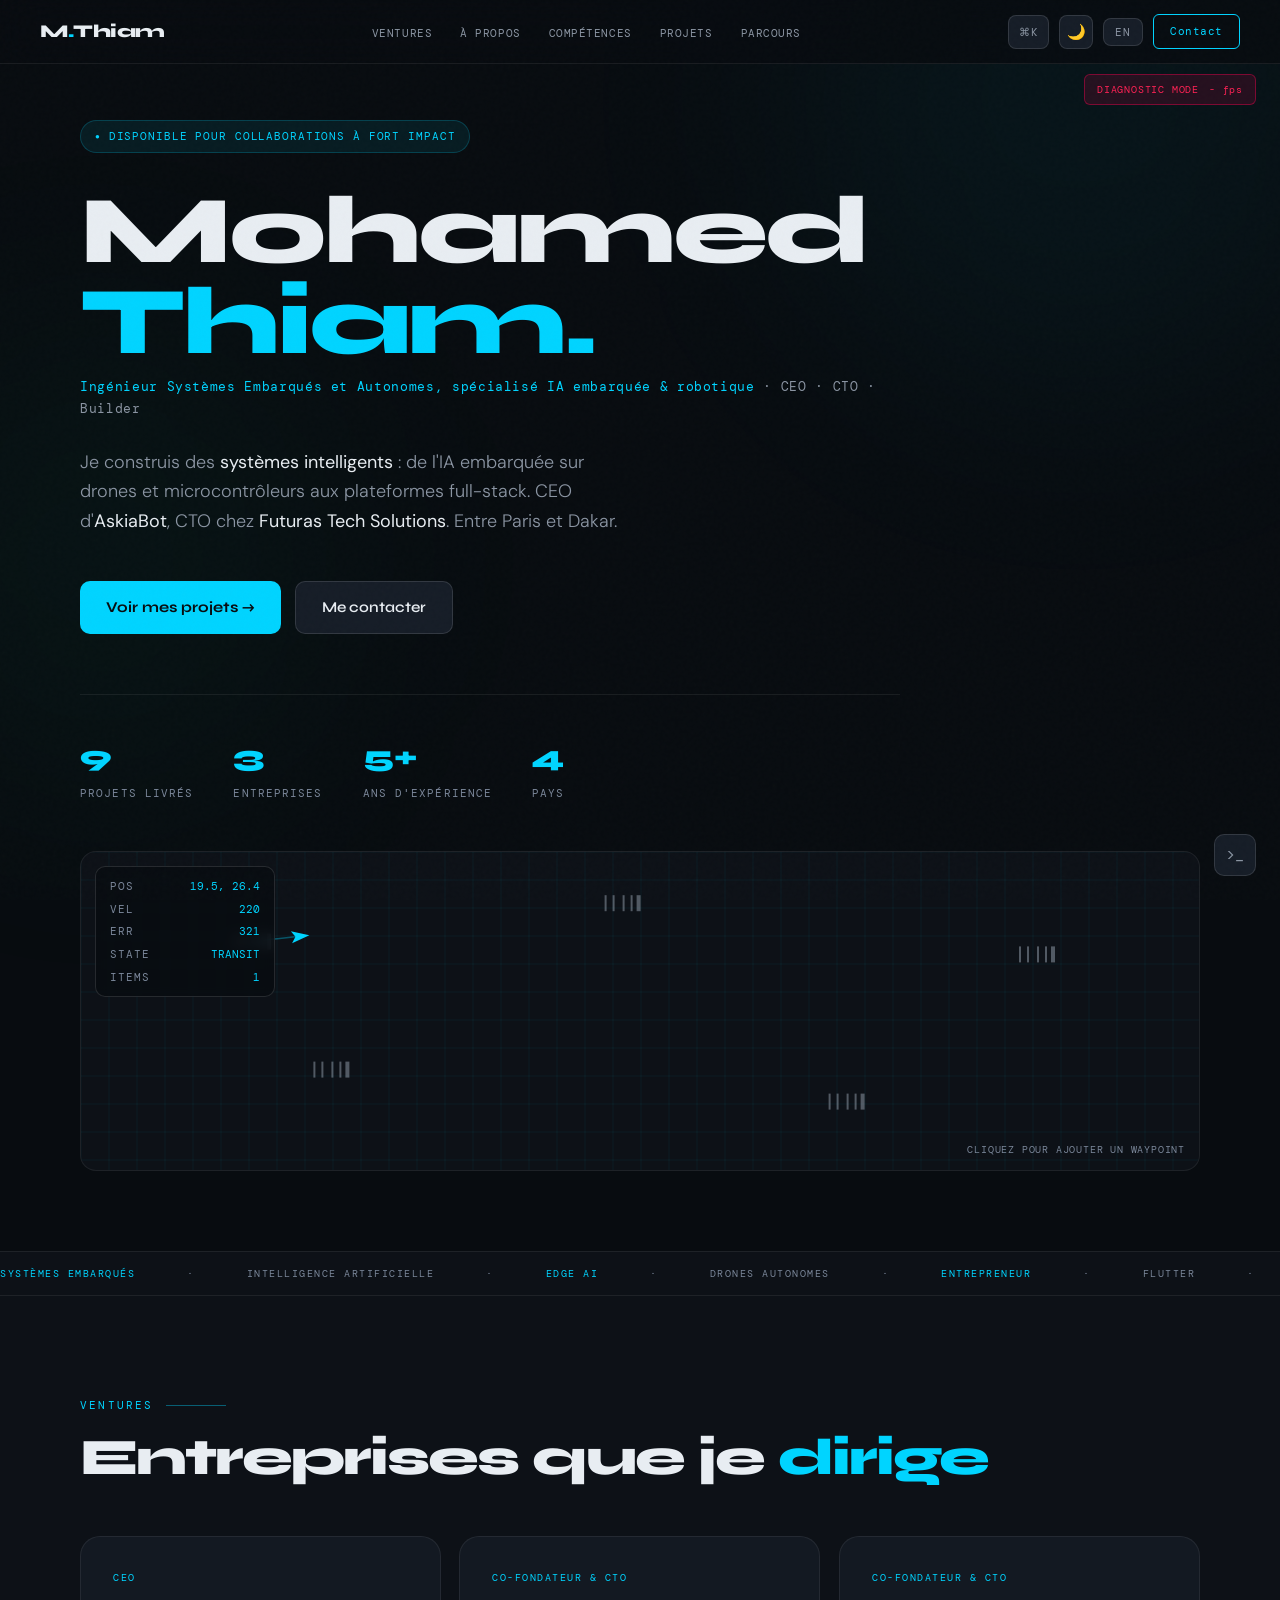
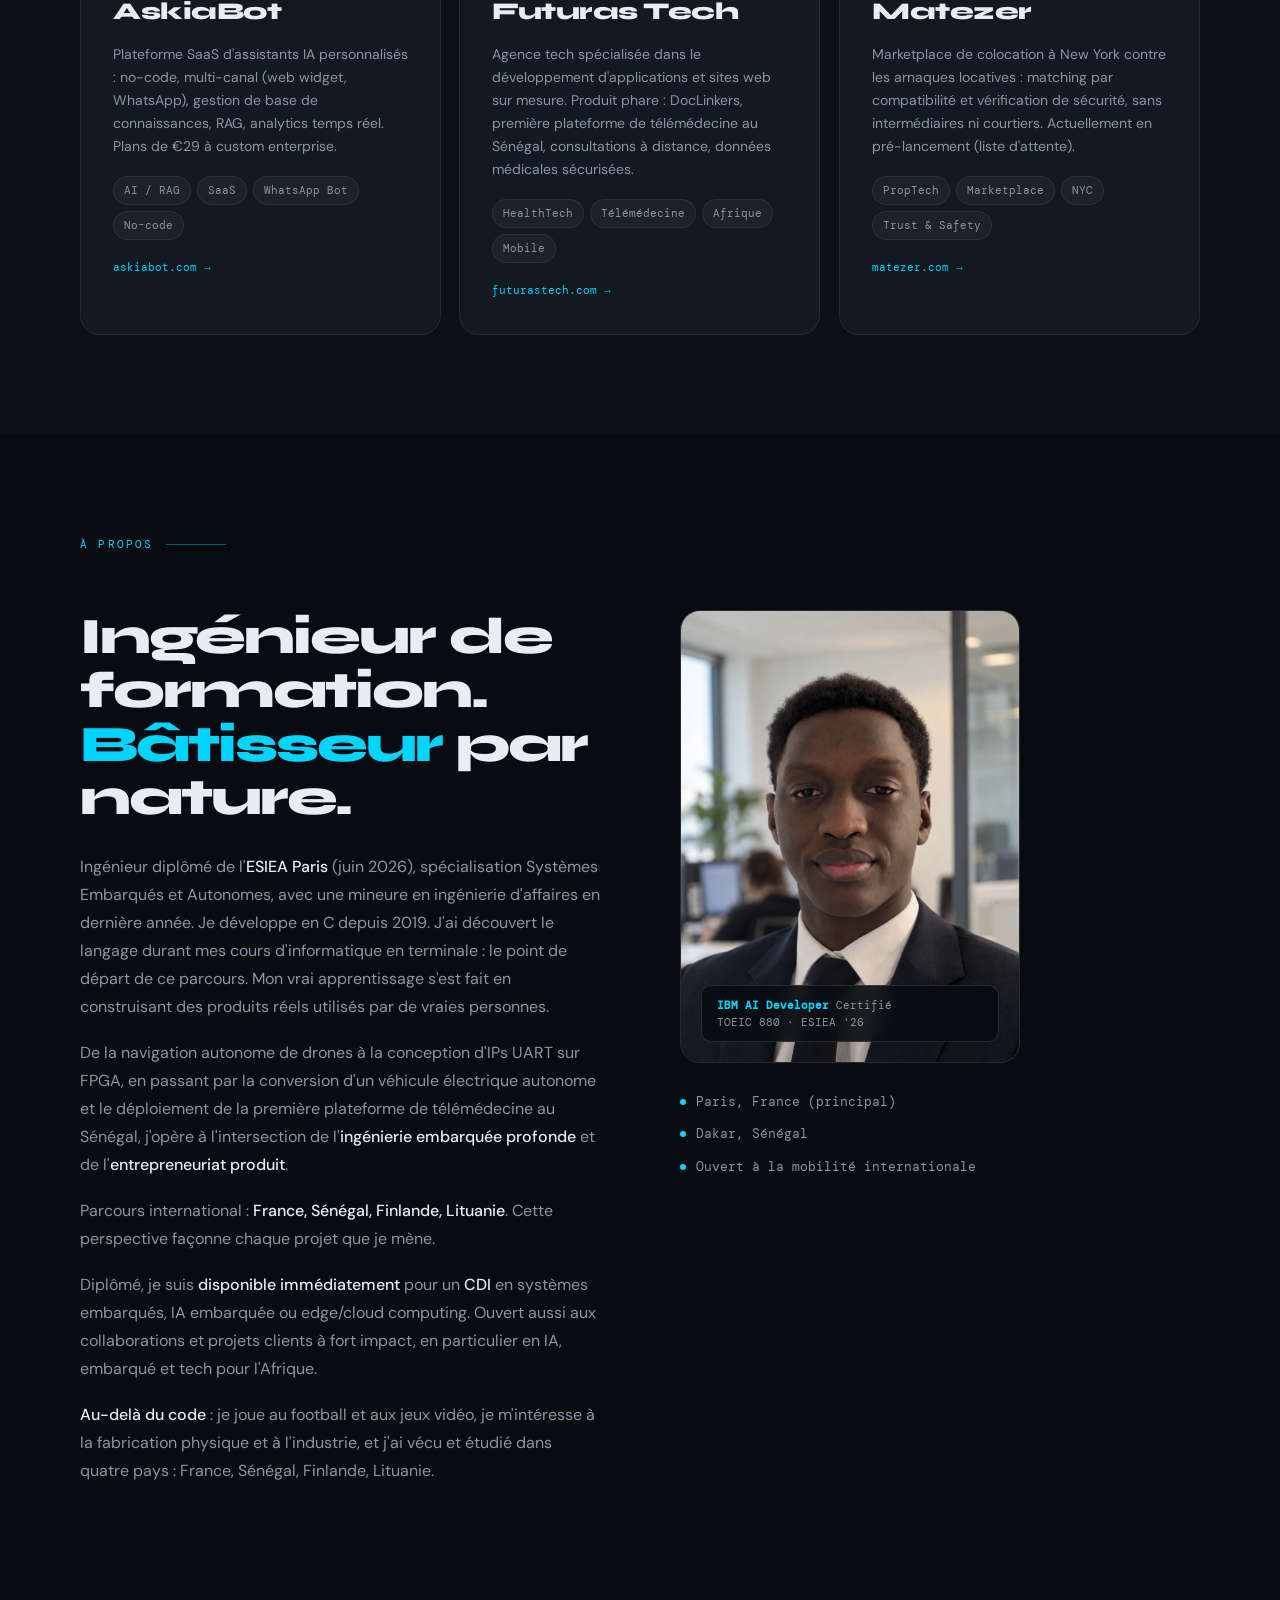
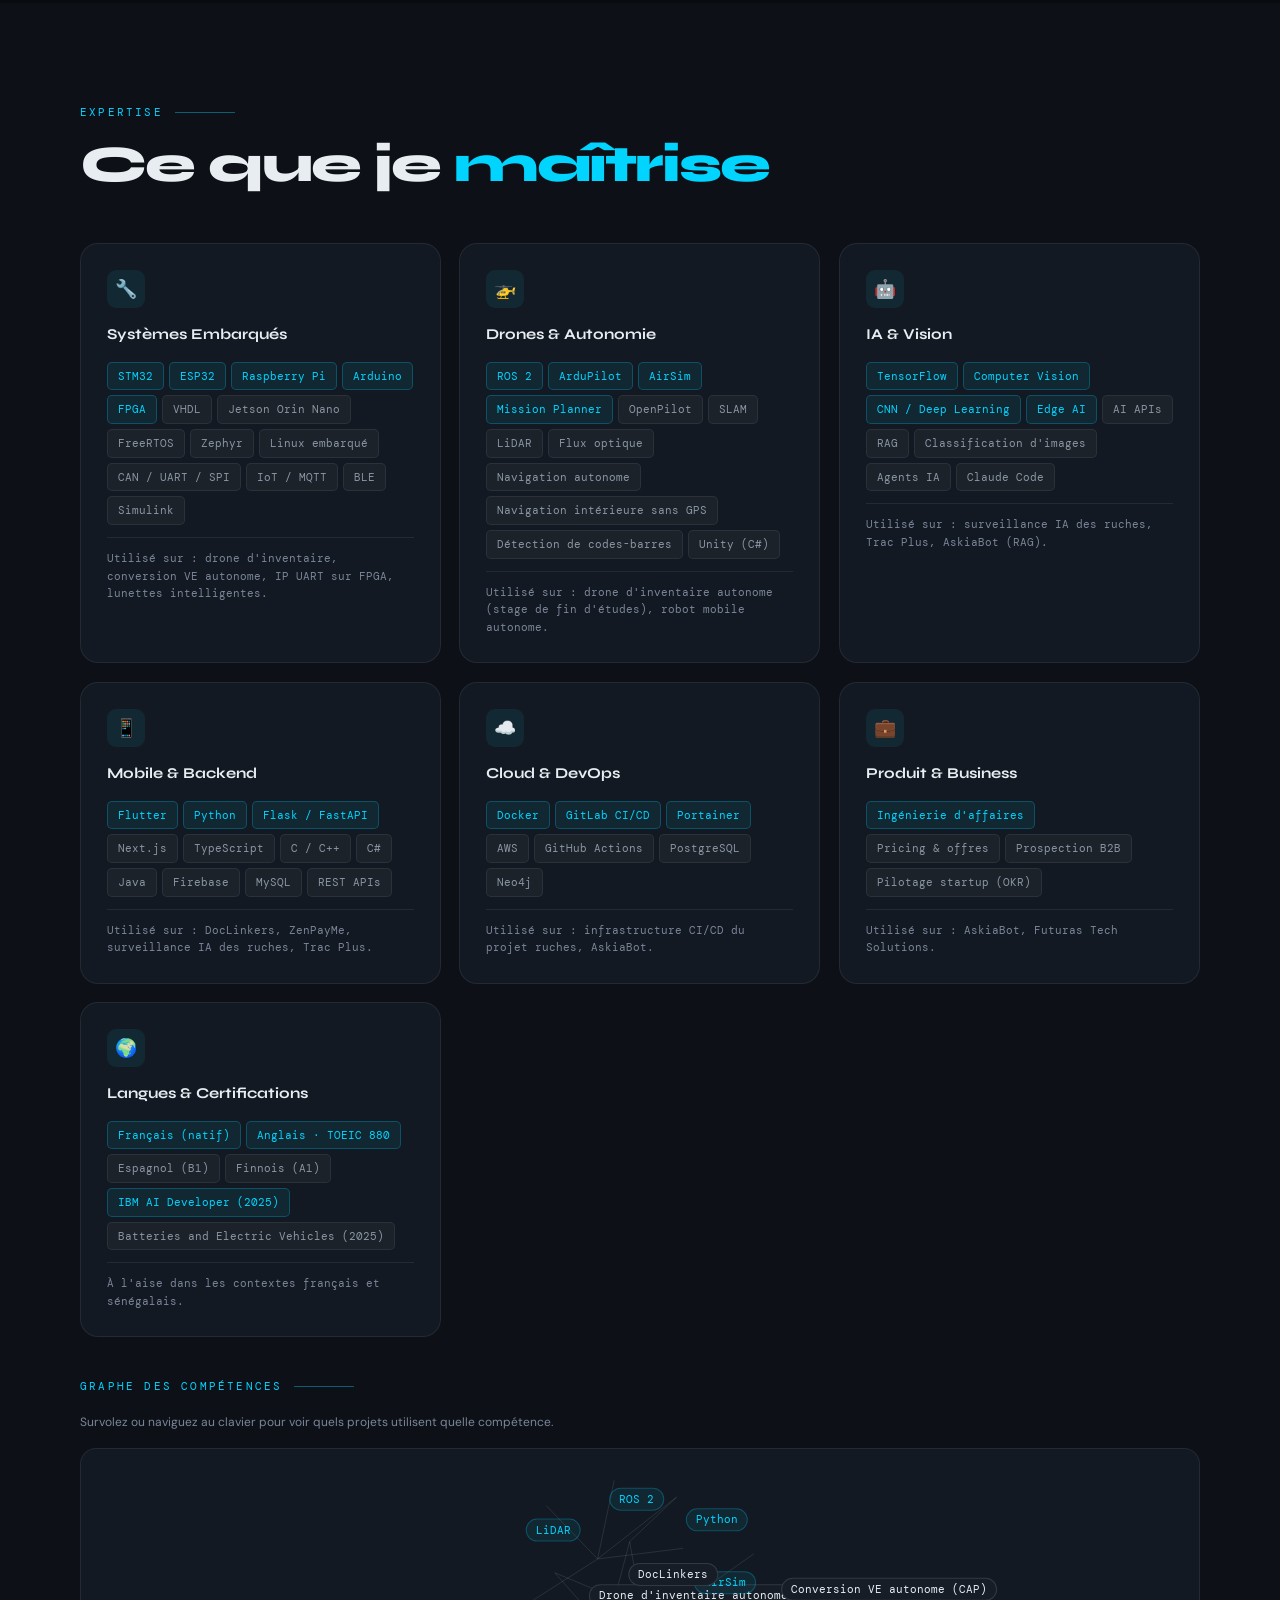
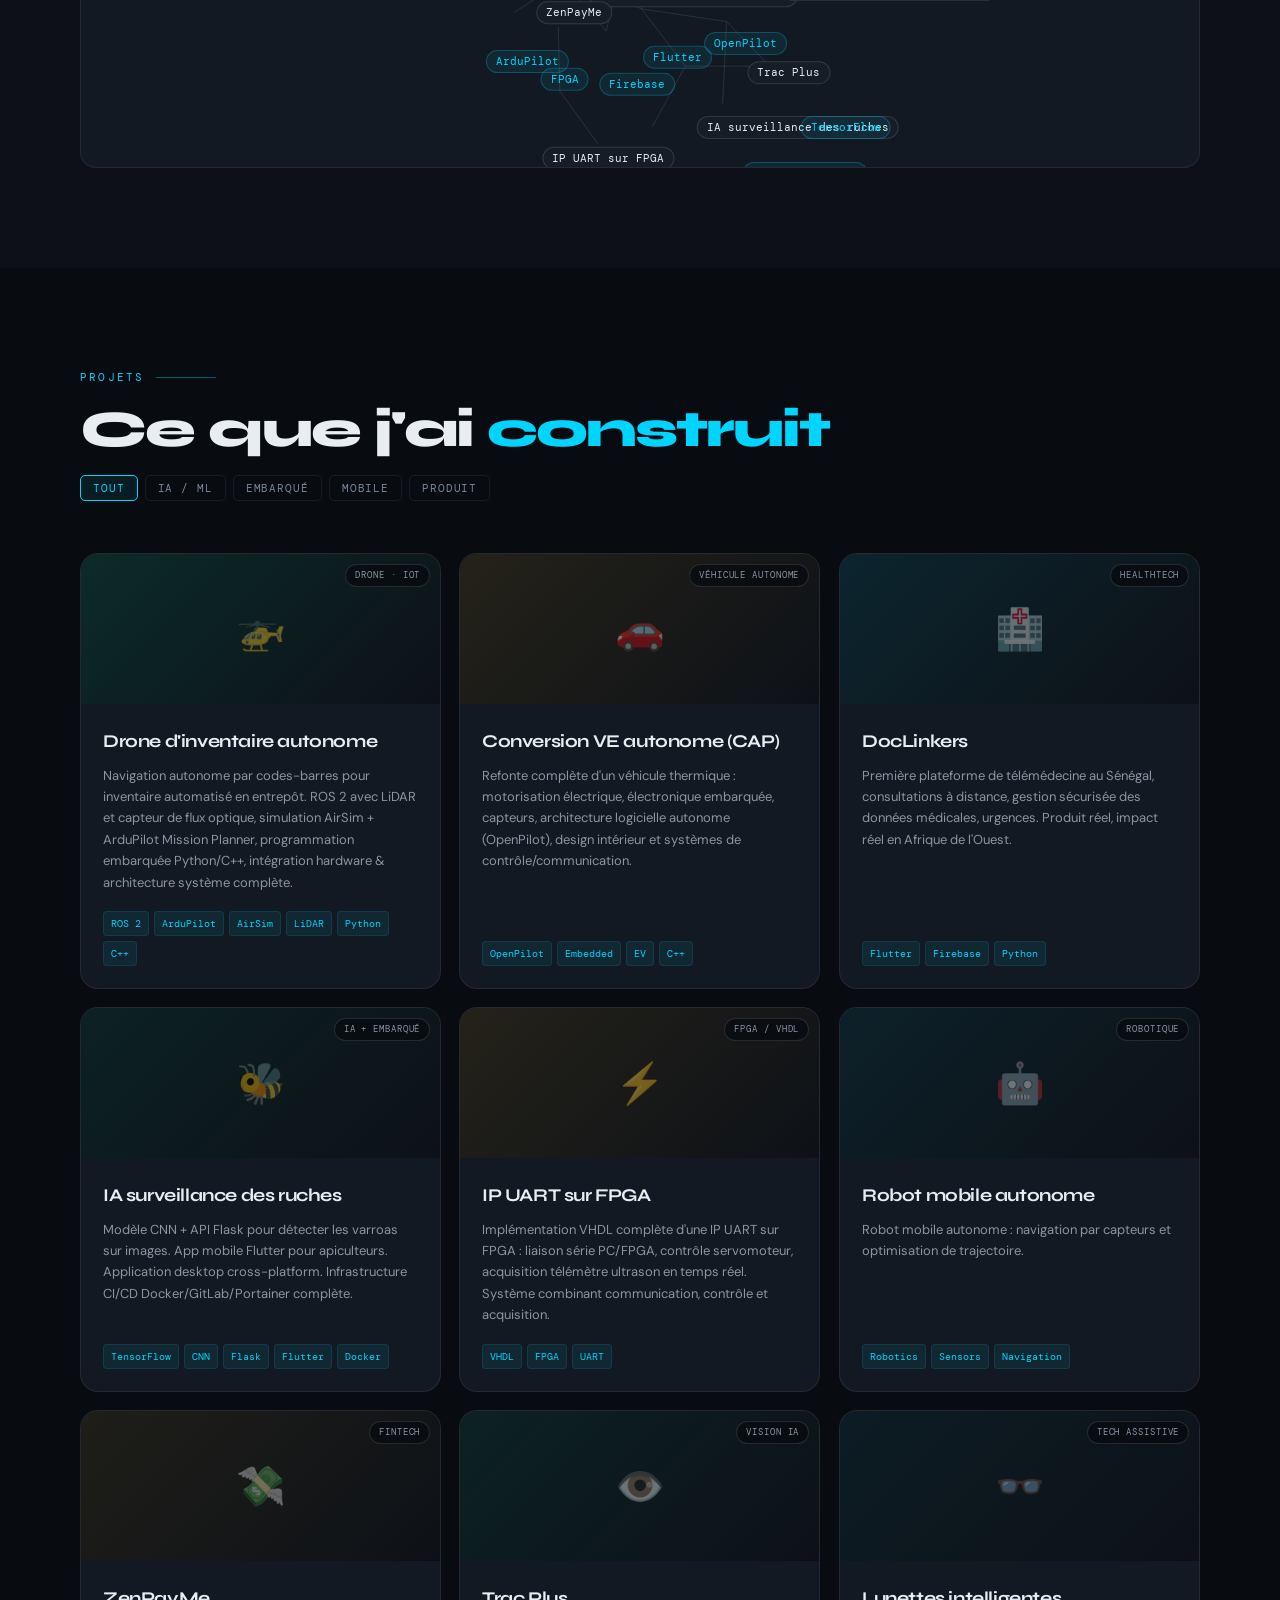
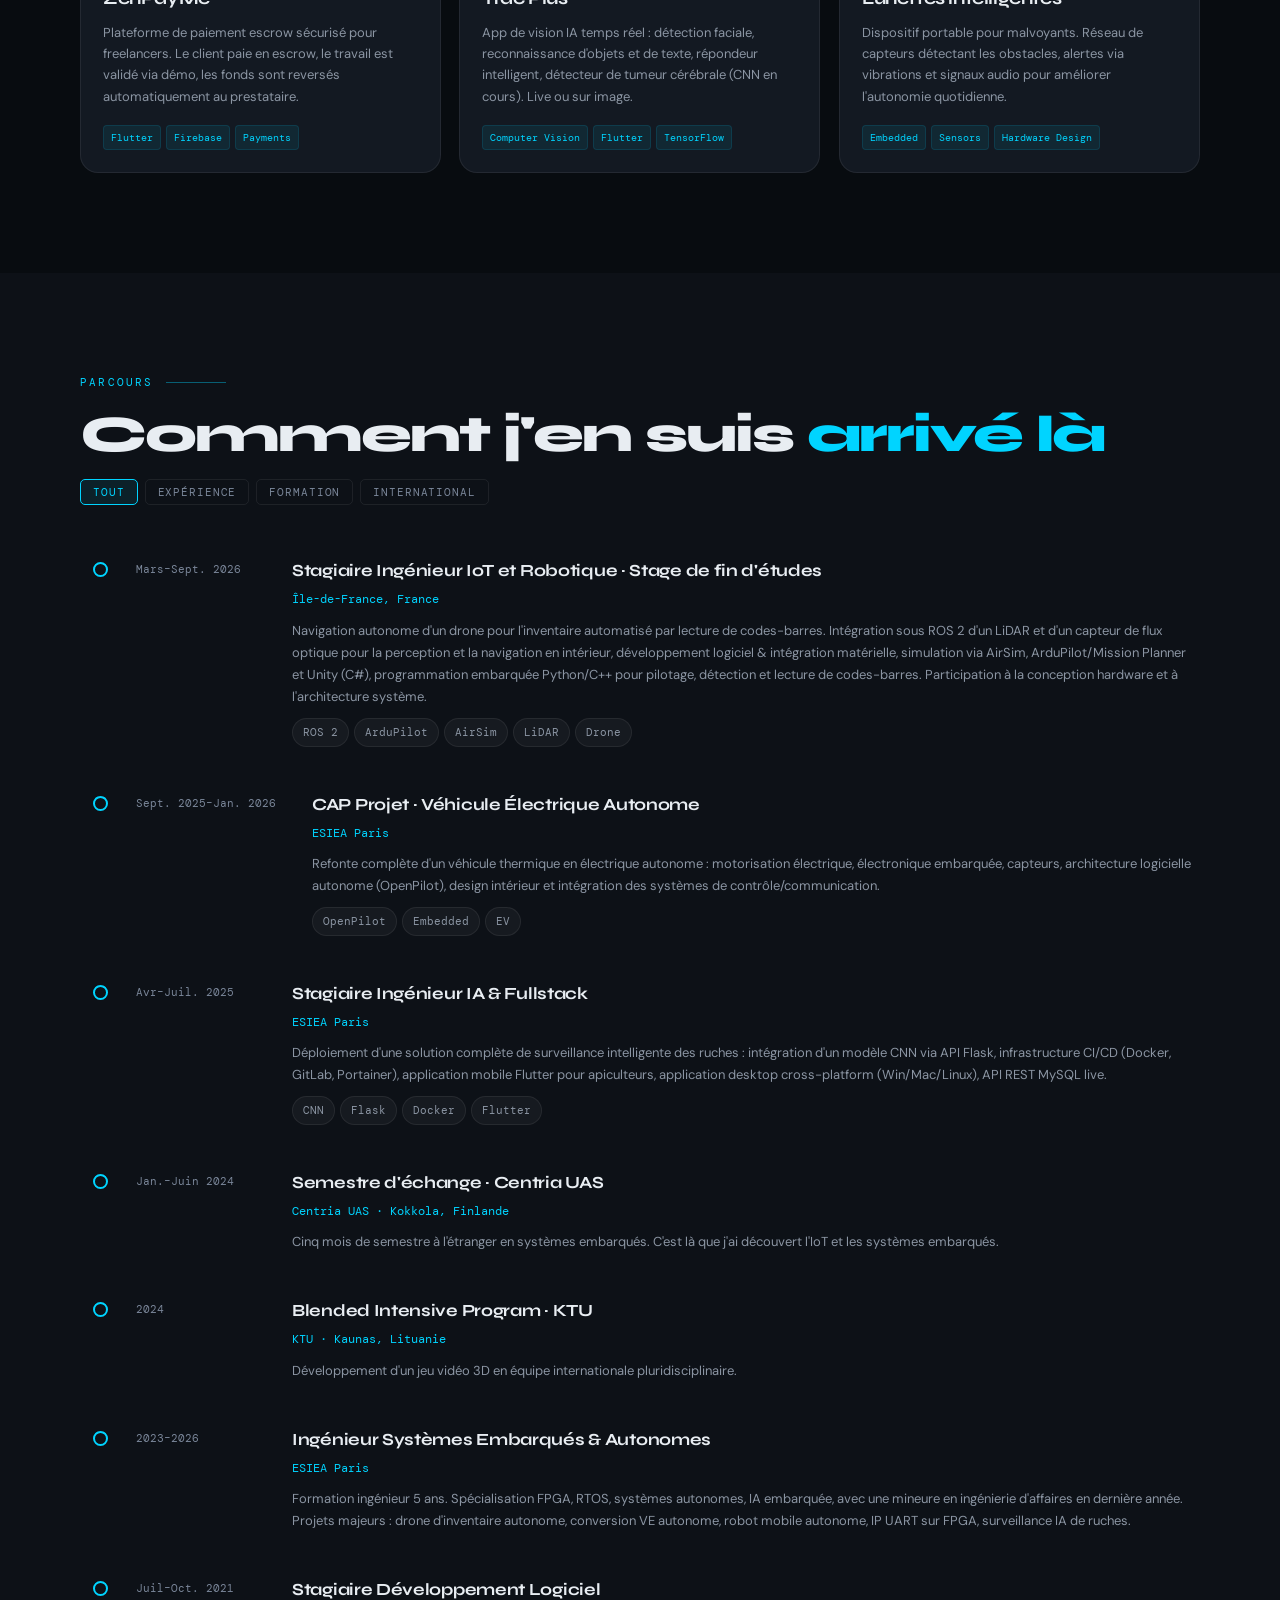
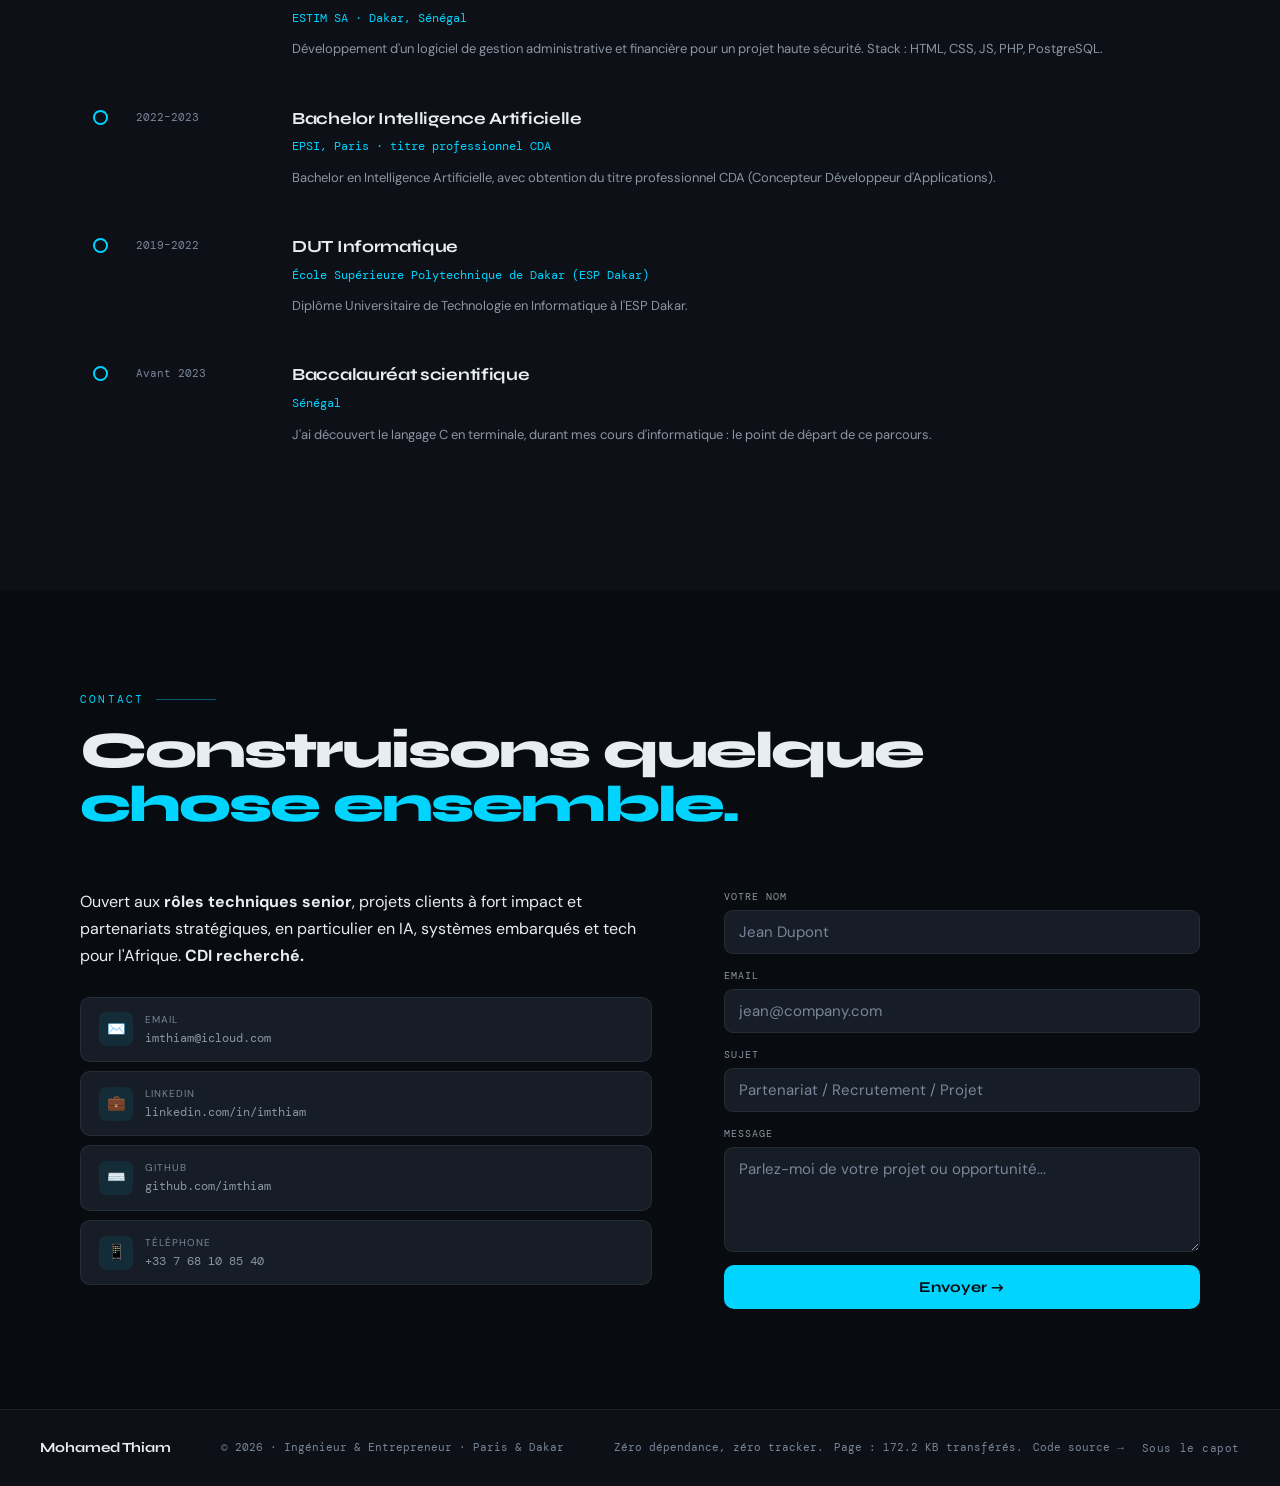
<file: index.html>
<!DOCTYPE html>
<html lang="fr" data-theme="dark">
<head>
  <meta charset="UTF-8" />
  <meta name="viewport" content="width=device-width, initial-scale=1.0" />
  <title>Mohamed Thiam · Ingénieur Systèmes Embarqués et Autonomes</title>
  <meta name="description" content="Mohamed Thiam · Ingénieur Systèmes Embarqués et Autonomes, spécialisé IA embarquée. CEO d'AskiaBot, CTO chez Futuras Tech Solutions. Entre Paris et Dakar." />
  <link rel="canonical" href="https://imthiam.github.io/imthiam-net/" />

  <meta property="og:type" content="website" />
  <meta property="og:title" content="Mohamed Thiam · Ingénieur Systèmes Embarqués et Autonomes" />
  <meta property="og:description" content="Ingénieur Systèmes Embarqués et Autonomes, spécialisé IA embarquée. CEO d'AskiaBot, CTO chez Futuras Tech Solutions. Entre Paris et Dakar." />
  <meta property="og:url" content="https://imthiam.github.io/imthiam-net/" />
  <meta property="og:image" content="https://imthiam.github.io/imthiam-net/mypic.jpg" />
  <meta property="og:locale" content="fr_FR" />
  <meta name="twitter:card" content="summary" />
  <meta name="twitter:title" content="Mohamed Thiam · Ingénieur Systèmes Embarqués et Autonomes" />
  <meta name="twitter:description" content="Ingénieur Systèmes Embarqués et Autonomes, spécialisé IA embarquée. CEO d'AskiaBot, CTO chez Futuras Tech Solutions." />
  <meta name="twitter:image" content="https://imthiam.github.io/imthiam-net/mypic.jpg" />

  <link rel="icon" type="image/svg+xml" href="favicon.svg" />
  <link rel="preconnect" href="https://fonts.googleapis.com" />
  <link rel="preconnect" href="https://fonts.gstatic.com" crossorigin />
  <link
    rel="preload"
    as="style"
    href="https://fonts.googleapis.com/css2?family=Syne:wght@400;500;600;700;800&family=DM+Mono:ital,wght@0,300;0,400;0,500;1,300&family=DM+Sans:ital,opsz,wght@0,9..40,300;0,9..40,400;0,9..40,500;1,9..40,300&display=swap"
  />
  <link
    href="https://fonts.googleapis.com/css2?family=Syne:wght@400;500;600;700;800&family=DM+Mono:ital,wght@0,300;0,400;0,500;1,300&family=DM+Sans:ital,opsz,wght@0,9..40,300;0,9..40,400;0,9..40,500;1,9..40,300&display=swap"
    rel="stylesheet"
    media="print"
    onload="this.media='all'"
  />
  <noscript>
    <link href="https://fonts.googleapis.com/css2?family=Syne:wght@400;500;600;700;800&family=DM+Mono:ital,wght@0,300;0,400;0,500;1,300&family=DM+Sans:ital,opsz,wght@0,9..40,300;0,9..40,400;0,9..40,500;1,9..40,300&display=swap" rel="stylesheet" />
  </noscript>
  <link rel="stylesheet" href="css/base.css" />
  <script type="module" src="js/main.js"></script>
  <script type="application/ld+json">
  {
    "@context": "https://schema.org",
    "@type": "Person",
    "name": "Mohamed Thiam",
    "jobTitle": "Ingénieur Systèmes Embarqués et Autonomes, spécialisé IA embarquée",
    "url": "https://imthiam.github.io/imthiam-net/",
    "image": "https://imthiam.github.io/imthiam-net/mypic.jpg",
    "alumniOf": {
      "@type": "CollegeOrUniversity",
      "name": "ESIEA Paris"
    },
    "worksFor": [
      { "@type": "Organization", "name": "Futuras Tech Solutions", "url": "https://www.futurastech.com/" },
      { "@type": "Organization", "name": "AskiaBot", "url": "https://www.askiabot.com/en" },
      { "@type": "Organization", "name": "Matezer", "url": "https://www.matezer.com/" }
    ],
    "sameAs": [
      "https://github.com/imthiam",
      "https://linkedin.com/in/imthiam"
    ]
  }
  </script>
</head>
<body>
  <div class="scroll-progress" id="scrollProgress" aria-hidden="true"></div>

  <div class="crosshair-line crosshair-h" id="crosshairH" aria-hidden="true"></div>
  <div class="crosshair-line crosshair-v" id="crosshairV" aria-hidden="true"></div>
  <div class="crosshair-label" id="crosshairLabel" aria-hidden="true"></div>

  <div class="diagnostic-badge" id="diagnosticBadge" hidden aria-hidden="true">
    <span>DIAGNOSTIC MODE</span>
    <span id="diagnosticFps">- fps</span>
  </div>

  <div class="blob blob-1"></div>
  <div class="blob blob-2"></div>

  <div class="boot-screen" id="bootScreen" hidden aria-hidden="true">
    <pre class="boot-log" id="bootLog"></pre>
    <div class="boot-hint" data-fr="Appuyez sur une touche ou cliquez pour continuer" data-en="Press any key or click to continue">Appuyez sur une touche ou cliquez pour continuer</div>
  </div>

  <noscript>
    <div class="container section-pad" style="max-width:720px">
      <h1 style="font-size:clamp(36px,7vw,64px)">Mohamed Thiam</h1>
      <p class="hero-tagline">Ingénieur Systèmes Embarqués et Autonomes, spécialisé IA embarquée · CEO · CTO · Builder</p>
      <p class="hero-desc">Je construis des systèmes intelligents : de l'IA embarquée sur drones et microcontrôleurs aux plateformes full-stack. CEO d'AskiaBot, CTO chez Futuras Tech Solutions. Entre Paris et Dakar.</p>
      <p style="color:var(--text2)">
        <a href="mailto:imthiam@icloud.com" style="color:var(--accent)">imthiam@icloud.com</a> ·
        <a href="https://linkedin.com/in/imthiam" style="color:var(--accent)">LinkedIn</a> ·
        <a href="https://github.com/imthiam" style="color:var(--accent)">GitHub</a> ·
        +33 7 68 10 85 40
      </p>
      <p style="margin-top:24px;font-size:13px;color:var(--text3)">Activez JavaScript pour l'expérience complète (thème, langue, projets, parcours détaillé).</p>
    </div>
  </noscript>

  <!-- MOBILE MENU -->
  <div class="mobile-menu" id="mobileMenu">
    <button class="close-btn" id="mmCloseBtn">✕</button>
    <a href="#companies" data-fr="Ventures" data-en="Ventures">Ventures</a>
    <a href="#about" data-fr="À propos" data-en="About">À propos</a>
    <a href="#skills" data-fr="Compétences" data-en="Skills">Compétences</a>
    <a href="#projects" data-fr="Projets" data-en="Projects">Projets</a>
    <a href="#experience" data-fr="Parcours" data-en="Journey">Parcours</a>
    <a href="#contact" data-fr="Contact" data-en="Contact">Contact</a>
    <div class="mobile-controls">
      <button class="icon-btn" id="mThemeBtn">🌙</button>
      <button class="lang-btn" id="mLangBtn">EN</button>
    </div>
  </div>

  <!-- NAV -->
  <nav>
    <div class="nav-logo">M<span>.</span>Thiam</div>
    <ul class="nav-links">
      <li><a href="#companies" data-fr="Ventures" data-en="Ventures">Ventures</a></li>
      <li><a href="#about" data-fr="À propos" data-en="About">À propos</a></li>
      <li><a href="#skills" data-fr="Compétences" data-en="Skills">Compétences</a></li>
      <li><a href="#projects" data-fr="Projets" data-en="Projects">Projets</a></li>
      <li><a href="#experience" data-fr="Parcours" data-en="Journey">Parcours</a></li>
    </ul>
    <div class="nav-right">
      <button class="icon-btn" id="cmdkBtn" title="Cmd/Ctrl+K">⌘K</button>
      <button class="icon-btn" id="themeBtn" title="Theme">🌙</button>
      <button class="lang-btn" id="langBtn">EN</button>
      <a href="#contact" class="nav-cta" data-fr="Contact" data-en="Contact">Contact</a>
    </div>
    <button class="hamburger" id="hamburgerBtn" aria-label="Menu"><span></span><span></span><span></span></button>
  </nav>

  <main>
  <!-- HERO -->
  <section id="hero">
    <div style="max-width:820px">
      <div class="hero-badge" id="heroBadge"></div>
      <h1 id="heroTitle"></h1>
      <p class="hero-tagline" id="heroTagline"></p>
      <p class="hero-desc" id="heroDesc"></p>
      <div class="hero-actions">
        <a href="#projects" class="btn-primary" data-fr="Voir mes projets →" data-en="View my work →">Voir mes projets →</a>
        <a href="#contact" class="btn-secondary" data-fr="Me contacter" data-en="Get in touch">Me contacter</a>
      </div>
      <div class="hero-stats" id="heroStats"></div>
    </div>
    <div class="drone-sim-wrap reveal" id="droneSimWrap">
      <canvas id="droneCanvas" class="drone-canvas" role="img" aria-label="Simulation animée d'un drone d'inventaire suivant des waypoints et scannant des marqueurs, pilotée par un contrôleur PID"></canvas>
      <div class="drone-telemetry" id="droneTelemetry" aria-hidden="true">
        <div class="dt-row"><span class="dt-label">POS</span><span id="dtPos">0.0, 0.0</span></div>
        <div class="dt-row"><span class="dt-label">VEL</span><span id="dtVel">0</span></div>
        <div class="dt-row"><span class="dt-label">ERR</span><span id="dtErr">0</span></div>
        <div class="dt-row"><span class="dt-label">STATE</span><span id="dtState">TRANSIT</span></div>
        <div class="dt-row"><span class="dt-label">ITEMS</span><span id="dtItems">0</span></div>
      </div>
      <div class="drone-sim-hint" aria-hidden="true" data-fr="Cliquez pour ajouter un waypoint" data-en="Click to add a waypoint">Cliquez pour ajouter un waypoint</div>
      <p class="sr-only" id="droneSimSummary" data-fr="Simulation décorative d'un drone autonome suivant une boucle de points de passage avec un contrôleur PID et scannant des marqueurs d'inventaire. N'apporte aucune information supplémentaire au contenu de la page." data-en="Decorative simulation of an autonomous drone following a loop of waypoints with a PID controller, scanning inventory markers. Adds no information beyond the page's content.">Simulation décorative d'un drone autonome suivant une boucle de points de passage avec un contrôleur PID et scannant des marqueurs d'inventaire. N'apporte aucune information supplémentaire au contenu de la page.</p>
      <p class="drone-sim-static-note" id="droneSimStaticNote" hidden data-fr="Illustration statique : simulation de drone désactivée (préférence de mouvement réduit détectée)." data-en="Static illustration: drone simulation disabled (reduced-motion preference detected).">Illustration statique : simulation de drone désactivée (préférence de mouvement réduit détectée).</p>
    </div>
  </section>

  <!-- STRIP -->
  <div class="roles-strip">
    <div class="roles-track">
      <span class="a">Systèmes Embarqués</span><span>·</span><span>Intelligence Artificielle</span><span>·</span><span class="a">Edge AI</span><span>·</span><span>Drones Autonomes</span><span>·</span><span class="a">Entrepreneur</span><span>·</span><span>Flutter</span><span>·</span><span class="a">FPGA · VHDL</span><span>·</span><span>Computer Vision</span><span>·</span><span class="a">AirSim · ArduPilot</span><span>·</span><span>IoT</span><span>·</span><span class="a">OpenPilot</span><span>·</span><span>FreeRTOS · Zephyr</span><span>·</span>
      <span class="a">Systèmes Embarqués</span><span>·</span><span>Intelligence Artificielle</span><span>·</span><span class="a">Edge AI</span><span>·</span><span>Drones Autonomes</span><span>·</span><span class="a">Entrepreneur</span><span>·</span><span>Flutter</span><span>·</span><span class="a">FPGA · VHDL</span><span>·</span><span>Computer Vision</span><span>·</span><span class="a">AirSim · ArduPilot</span><span>·</span><span>IoT</span><span>·</span><span class="a">OpenPilot</span><span>·</span><span>FreeRTOS · Zephyr</span><span>·</span>
    </div>
  </div>

  <!-- COMPANIES -->
  <section id="companies" class="section-pad">
    <div class="container">
      <div class="section-label" data-fr="Ventures" data-en="Ventures">Ventures</div>
      <h2 data-fr="Entreprises que je <em>dirige</em>" data-en="Companies I <em>lead</em>">Entreprises que je <em>dirige</em></h2>
      <div class="companies-grid reveal" id="companiesGrid"></div>
    </div>
  </section>

  <!-- ABOUT -->
  <section id="about" class="section-pad">
    <div class="container">
      <div class="section-label" data-fr="À propos" data-en="About">À propos</div>
      <div class="about-grid">
        <div class="about-text reveal" id="aboutText">
          <h2 id="aboutHeading" style="margin-bottom:28px"></h2>
        </div>
        <div class="about-photo-block reveal">
          <div class="photo-frame">
            <img id="aboutPhoto" alt="" decoding="async" onload="this.style.display=''" onerror="this.style.display='none'" />
            <div class="photo-badge">
              <p id="aboutPhotoBadgeTitle"></p>
              <p id="aboutPhotoBadgeSub"></p>
            </div>
          </div>
          <div class="loc-list" id="aboutLocations"></div>
        </div>
      </div>
    </div>
  </section>

  <!-- SKILLS -->
  <section id="skills" class="section-pad">
    <div class="container">
      <div class="section-label" data-fr="Expertise" data-en="Expertise">Expertise</div>
      <h2 data-fr="Ce que je <em>maîtrise</em>" data-en="What I <em>master</em>">Ce que je <em>maîtrise</em></h2>
      <div class="skills-grid reveal" id="skillsGrid"></div>

      <div class="skills-graph-wrap reveal" id="skillsGraphWrap">
        <div class="section-label" data-fr="Graphe des compétences" data-en="Skills graph">Graphe des compétences</div>
        <p class="skills-graph-hint" data-fr="Survolez ou naviguez au clavier pour voir quels projets utilisent quelle compétence." data-en="Hover or tab through to see which projects use which skill.">Survolez ou naviguez au clavier pour voir quels projets utilisent quelle compétence.</p>
        <div class="skills-graph-canvas">
          <svg id="skillsGraphEdges" class="sg-edges" aria-hidden="true"></svg>
          <div id="skillsGraphNodes" class="sg-nodes"></div>
        </div>
      </div>
    </div>
  </section>

  <!-- PROJECTS -->
  <section id="projects" class="section-pad">
    <div class="container">
      <div class="proj-header">
        <div>
          <div class="section-label" data-fr="Projets" data-en="Projects">Projets</div>
          <h2 data-fr="Ce que j'ai <em>construit</em>" data-en="Things I've <em>built</em>">Ce que j'ai <em>construit</em></h2>
        </div>
        <div class="filter-tabs">
          <button class="ftab active" data-filter="all" data-fr="Tout" data-en="All">Tout</button>
          <button class="ftab" data-filter="ai" data-fr="IA / ML" data-en="AI / ML">IA / ML</button>
          <button class="ftab" data-filter="embedded" data-fr="Embarqué" data-en="Embedded">Embarqué</button>
          <button class="ftab" data-filter="mobile" data-fr="Mobile" data-en="Mobile">Mobile</button>
          <button class="ftab" data-filter="product" data-fr="Produit" data-en="Product">Produit</button>
        </div>
      </div>
      <div class="projects-grid reveal" id="projectsGrid"></div>
    </div>
  </section>

  <!-- PROJECT DETAIL MODAL -->
  <div class="pm-backdrop" id="projectModalBackdrop" hidden>
    <div class="pm-panel" id="projectModalPanel" role="dialog" aria-modal="true" aria-labelledby="pmTitle" tabindex="-1">
      <button class="pm-close" id="pmCloseBtn" aria-label="Close">✕</button>
      <div class="pm-type" id="pmType"></div>
      <h3 class="pm-title" id="pmTitle"></h3>
      <div class="pm-stack" id="pmStack"></div>
      <div class="pm-section">
        <div class="pm-label" data-fr="Contexte" data-en="Context">Contexte</div>
        <p id="pmContext"></p>
      </div>
      <div class="pm-section">
        <div class="pm-label" data-fr="Mon rôle" data-en="My role">Mon rôle</div>
        <p id="pmRole"></p>
      </div>
      <div class="pm-section">
        <div class="pm-label" data-fr="Défis techniques" data-en="Technical challenges">Défis techniques</div>
        <p id="pmChallenges"></p>
      </div>
      <div class="pm-section">
        <div class="pm-label" data-fr="Résultat" data-en="Result">Résultat</div>
        <p id="pmResult"></p>
      </div>
      <div class="pm-section" id="pmUartLabSection" hidden>
        <div class="pm-label" data-fr="Labo UART" data-en="UART Lab">Labo UART</div>
        <div class="uart-lab">
          <div class="uart-controls">
            <label class="uart-field">
              <span data-fr="Caractère" data-en="Character">Caractère</span>
              <input type="text" id="uartCharInput" maxlength="1" value="A" autocomplete="off" />
            </label>
            <label class="uart-field">
              <span>Baud</span>
              <select id="uartBaudSelect">
                <option value="300">300</option>
                <option value="1200">1200</option>
                <option value="9600" selected>9600</option>
                <option value="115200">115200</option>
              </select>
            </label>
          </div>
          <canvas id="uartCanvas" class="uart-canvas" role="img" aria-label="Trame UART 8N1 animée"></canvas>
          <div class="uart-readout" id="uartReadout"></div>
        </div>
      </div>
    </div>
  </div>

  <!-- EXPERIENCE -->
  <section id="experience" class="section-pad">
    <div class="container">
      <div class="proj-header">
        <div>
          <div class="section-label" data-fr="Parcours" data-en="Journey">Parcours</div>
          <h2 data-fr="Comment j'en suis <em>arrivé là</em>" data-en="How I got <em>here</em>">Comment j'en suis <em>arrivé là</em></h2>
        </div>
        <div class="filter-tabs" id="timelineFilterTabs">
          <button class="ftab active" data-filter="all" data-fr="Tout" data-en="All">Tout</button>
          <button class="ftab" data-filter="experience" data-fr="Expérience" data-en="Experience">Expérience</button>
          <button class="ftab" data-filter="formation" data-fr="Formation" data-en="Formation">Formation</button>
          <button class="ftab" data-filter="international" data-fr="International" data-en="International">International</button>
        </div>
      </div>
      <div class="timeline reveal" id="timelineList"></div>
    </div>
  </section>

  <!-- CONTACT -->
  <section id="contact" class="section-pad">
    <div class="container">
      <div class="section-label" data-fr="Contact" data-en="Contact">Contact</div>
      <h2 id="contactHeading"></h2>
      <div class="contact-grid reveal">
        <div>
          <p class="contact-text" id="contactText"></p>
          <br/>
          <div class="clinks">
            <a href="#" id="linkEmail" class="clink"><div class="clink-icon">✉️</div><div><div class="clink-label">Email</div><div class="clink-text"></div></div></a>
            <a href="#" id="linkLinkedin" target="_blank" class="clink"><div class="clink-icon">💼</div><div><div class="clink-label">LinkedIn</div><div class="clink-text"></div></div></a>
            <a href="#" id="linkGithub" target="_blank" class="clink"><div class="clink-icon">⌨️</div><div><div class="clink-label">GitHub</div><div class="clink-text"></div></div></a>
            <a href="#" id="linkPhone" class="clink"><div class="clink-icon">📱</div><div><div class="clink-label" data-fr="Téléphone" data-en="Phone">Téléphone</div><div class="clink-text"></div></div></a>
          </div>
        </div>
        <div>
          <div class="cform">
            <div class="fg"><label class="flabel" data-fr="Votre nom" data-en="Your name">Votre nom</label><input type="text" class="finput" id="fName" data-ph-fr="Jean Dupont" data-ph-en="John Smith" placeholder="Jean Dupont" /></div>
            <div class="fg"><label class="flabel">Email</label><input type="email" class="finput" id="fEmail" placeholder="jean@company.com" /></div>
            <div class="fg"><label class="flabel" data-fr="Sujet" data-en="Subject">Sujet</label><input type="text" class="finput" id="fSubject" data-ph-fr="Partenariat / Recrutement / Projet" data-ph-en="Partnership / Recruitment / Project" placeholder="Partenariat / Recrutement / Projet" /></div>
            <div class="fg"><label class="flabel">Message</label><textarea class="ftextarea" id="fMsg" data-ph-fr="Parlez-moi de votre projet ou opportunité..." data-ph-en="Tell me about your project or opportunity..." placeholder="Parlez-moi de votre projet ou opportunité..."></textarea></div>
            <button class="btn-primary" style="width:100%;justify-content:center" id="sendBtn" data-fr="Envoyer →" data-en="Send →">Envoyer →</button>
          </div>
        </div>
      </div>
    </div>
  </section>
  </main>

  <!-- FOOTER -->
  <footer>
    <div class="footer-name" id="footerName"></div>
    <div class="footer-copy" id="footerCopy"></div>
    <div class="footer-right">
      <div class="footer-tagline-row">
        <span style="font-family:'DM Mono',monospace;font-size:11px;color:var(--text3)" id="footerTagline"></span>
        <span id="footerWeight" class="footer-weight"></span>
        <a href="https://github.com/imthiam/imthiam-net" target="_blank" rel="noopener" class="footer-source-link" data-fr="Code source →" data-en="Source code →">Code source →</a>
      </div>
      <button class="footer-hood-btn" id="hoodBtn" data-fr="Sous le capot" data-en="Under the hood">Sous le capot →</button>
    </div>
  </footer>

  <!-- SOUS LE CAPOT -->
  <div class="pm-backdrop hood-backdrop" id="hoodBackdrop" hidden>
    <div class="pm-panel" id="hoodPanel" role="dialog" aria-modal="true" aria-label="Sous le capot" tabindex="-1">
      <button class="pm-close" id="hoodCloseBtn" aria-label="Close">✕</button>
      <h3 class="pm-title" data-fr="Sous le capot" data-en="Under the hood">Sous le capot</h3>
      <div class="hood-grid" id="hoodGrid"></div>
      <div class="pm-section">
        <div class="pm-label" data-fr="Stack" data-en="Stack">Stack</div>
        <p data-fr="HTML, CSS et JavaScript natifs (ES modules). Zéro framework, zéro dépendance runtime, zéro étape de build. Déployé tel quel sur GitHub Pages." data-en="Native HTML, CSS and JavaScript (ES modules). Zero framework, zero runtime dependency, zero build step. Deployed as-is on GitHub Pages.">HTML, CSS et JavaScript natifs (ES modules). Zéro framework, zéro dépendance runtime, zéro étape de build. Déployé tel quel sur GitHub Pages.</p>
      </div>
      <div class="pm-section">
        <div class="pm-label" data-fr="Budget" data-en="Budget">Budget</div>
        <p data-fr="Objectif : Performance mobile ≥ 95, Accessibilité/Bonnes pratiques/SEO à 100, moins de 70 Ko de JS gzip au total." data-en="Target: mobile Performance ≥ 95, Accessibility/Best Practices/SEO at 100, under 70 KB of gzipped JS in total.">Objectif : Performance mobile ≥ 95, Accessibilité/Bonnes pratiques/SEO à 100, moins de 70 Ko de JS gzip au total.</p>
      </div>
    </div>
  </div>

  <!-- COMMAND PALETTE -->
  <div class="cmdk-backdrop" id="cmdkBackdrop" hidden>
    <div class="cmdk-panel" role="dialog" aria-modal="true" aria-label="Command palette">
      <input
        type="text"
        class="cmdk-input"
        id="cmdkInput"
        autocomplete="off"
        spellcheck="false"
        data-ph-fr="Tapez une commande ou recherchez…"
        data-ph-en="Type a command or search…"
        placeholder="Tapez une commande ou recherchez…"
      />
      <div class="cmdk-list" id="cmdkList" role="listbox"></div>
    </div>
  </div>

  <!-- TERMINAL -->
  <button class="term-trigger" id="termTrigger" title="Terminal ( ` )" aria-label="Ouvrir le terminal">&gt;_</button>
  <div class="term-panel" id="termPanel" hidden role="dialog" aria-modal="true" aria-label="Terminal">
    <div class="term-header">
      <span>mohamed@thiam:~$</span>
      <button class="term-close" id="termCloseBtn" aria-label="Close">✕</button>
    </div>
    <div class="term-output" id="termOutput"></div>
    <div class="term-inputline">
      <span class="term-prompt">$</span>
      <input type="text" id="termInput" autocomplete="off" spellcheck="false" aria-label="Terminal command input" />
    </div>
  </div>
</body>
</html>
</file>
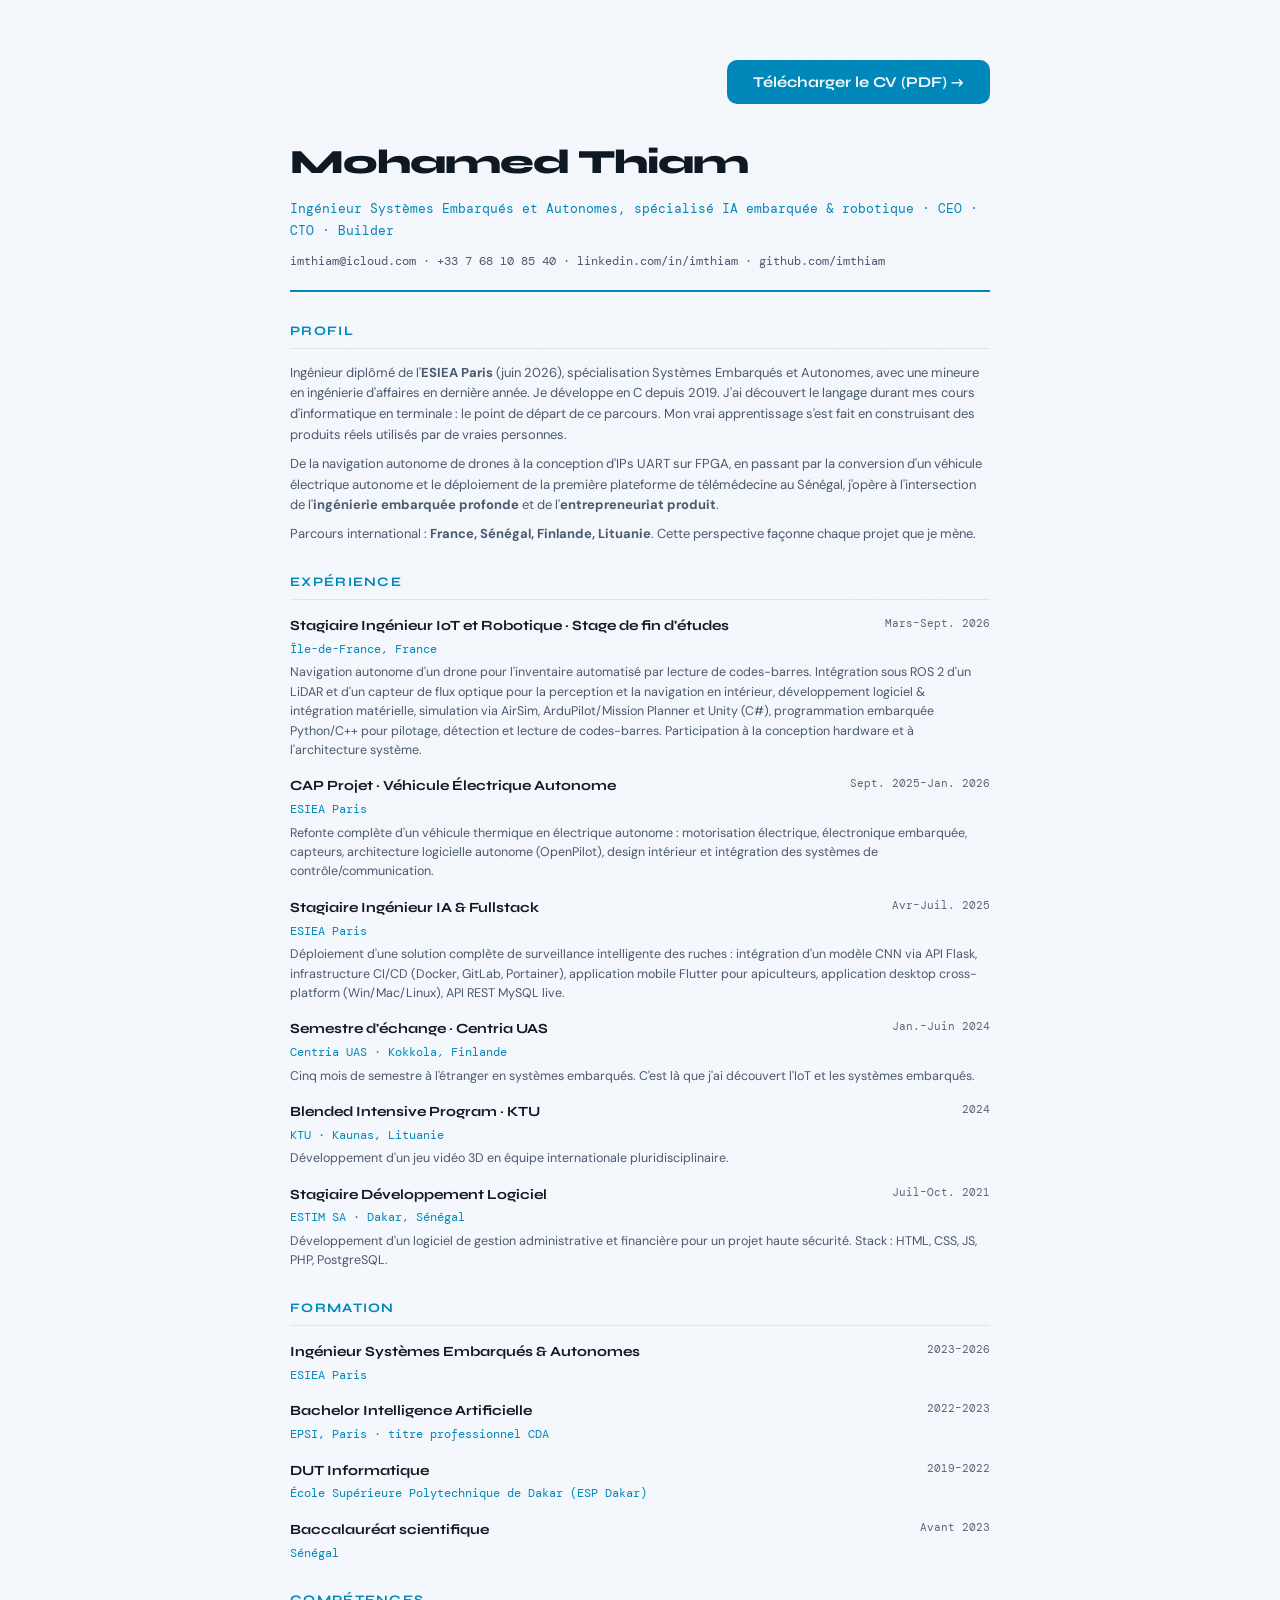
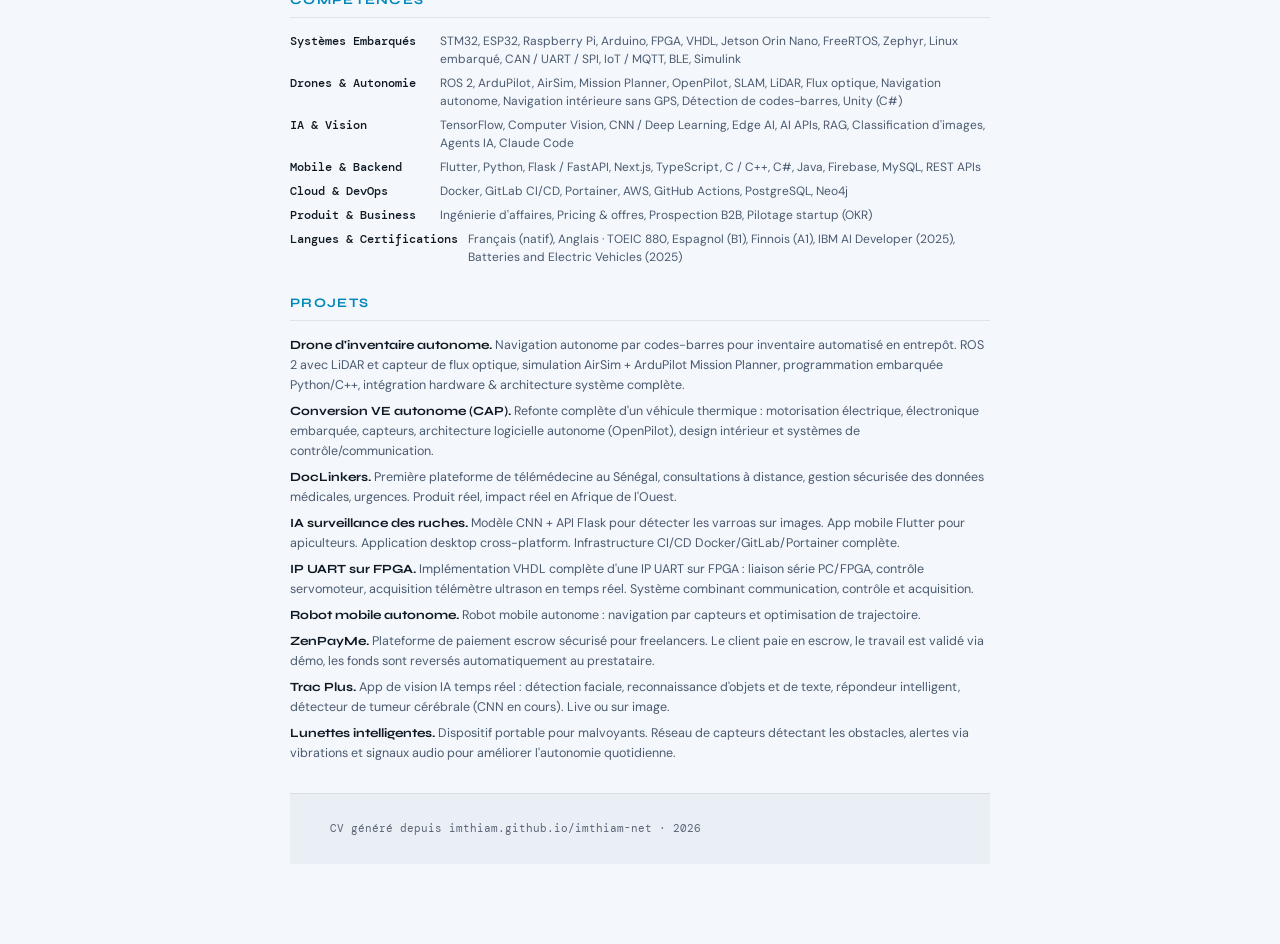
<file: cv.html>
<!DOCTYPE html>
<html lang="fr" data-theme="light">
<head>
  <meta charset="UTF-8" />
  <meta name="viewport" content="width=device-width, initial-scale=1.0" />
  <title>CV · Mohamed Thiam</title>
  <meta name="robots" content="noindex" />
  <link rel="preconnect" href="https://fonts.googleapis.com" />
  <link rel="preconnect" href="https://fonts.gstatic.com" crossorigin />
  <link href="https://fonts.googleapis.com/css2?family=Syne:wght@400;700;800&family=DM+Mono:wght@400;500&family=DM+Sans:wght@300;400;500&display=swap" rel="stylesheet" />
  <link rel="stylesheet" href="css/base.css" />
  <style>
    body { max-width: 780px; margin: 0 auto; padding: 60px 40px 80px; background: var(--bg); }
    .cv-actions { display: flex; justify-content: flex-end; margin-bottom: 30px; }
    .cv-header { border-bottom: 2px solid var(--accent); padding-bottom: 18px; margin-bottom: 28px; }
    .cv-name { font-family: 'Syne', sans-serif; font-weight: 800; font-size: 34px; letter-spacing: -1px; color: var(--text); }
    .cv-tagline { font-family: 'DM Mono', monospace; font-size: 13px; color: var(--accent); margin-top: 6px; }
    .cv-contact { font-family: 'DM Mono', monospace; font-size: 11.5px; color: var(--text2); margin-top: 10px; }
    .cv-section { margin-bottom: 26px; break-inside: avoid; }
    .cv-section-title { font-family: 'Syne', sans-serif; font-weight: 700; font-size: 13px; text-transform: uppercase; letter-spacing: 0.1em; color: var(--accent); border-bottom: 1px solid var(--border); padding-bottom: 6px; margin-bottom: 14px; }
    .cv-p { font-size: 13px; color: var(--text2); line-height: 1.6; margin-bottom: 8px; }
    .cv-item { margin-bottom: 14px; break-inside: avoid; }
    .cv-item-head { display: flex; justify-content: space-between; gap: 10px; }
    .cv-item-role { font-family: 'Syne', sans-serif; font-weight: 700; font-size: 14px; color: var(--text); }
    .cv-item-date { font-family: 'DM Mono', monospace; font-size: 11px; color: var(--text3); white-space: nowrap; }
    .cv-item-org { font-family: 'DM Mono', monospace; font-size: 11.5px; color: var(--accent); margin: 2px 0 4px; }
    .cv-item-desc { font-size: 12.5px; color: var(--text2); line-height: 1.55; }
    .cv-skill-row { display: flex; gap: 10px; font-size: 12px; margin-bottom: 6px; line-height: 1.5; }
    .cv-skill-title { font-family: 'DM Mono', monospace; font-weight: 500; color: var(--text); min-width: 140px; flex-shrink: 0; }
    .cv-skill-list { color: var(--text2); }
    .cv-project { font-size: 12.5px; color: var(--text2); line-height: 1.6; margin-bottom: 6px; }
    .cv-project-title { font-family: 'Syne', sans-serif; font-weight: 700; color: var(--text); }
    .cv-footer { margin-top: 30px; font-family: 'DM Mono', monospace; font-size: 10.5px; color: var(--text3); text-align: center; }

    @media print {
      @page { margin: 14mm; }
      body { padding: 0; max-width: none; }
      .no-print { display: none !important; }
      .cv-section { break-inside: avoid; }
    }
  </style>
</head>
<body>
  <div class="cv-actions no-print">
    <button class="btn-primary" id="cvPrintBtn">Télécharger le CV (PDF) →</button>
  </div>

  <header class="cv-header">
    <div class="cv-name" id="cvName"></div>
    <div class="cv-tagline" id="cvTagline"></div>
    <div class="cv-contact" id="cvContact"></div>
  </header>

  <section class="cv-section">
    <div class="cv-section-title">Profil</div>
    <div id="cvAbout"></div>
  </section>

  <section class="cv-section">
    <div class="cv-section-title">Expérience</div>
    <div id="cvExperience"></div>
  </section>

  <section class="cv-section">
    <div class="cv-section-title">Formation</div>
    <div id="cvEducation"></div>
  </section>

  <section class="cv-section">
    <div class="cv-section-title">Compétences</div>
    <div id="cvSkills"></div>
  </section>

  <section class="cv-section">
    <div class="cv-section-title">Projets</div>
    <div id="cvProjects"></div>
  </section>

  <footer class="cv-footer" id="cvFooter"></footer>

  <script type="module" src="js/cv.js"></script>
</body>
</html>
</file>
<file: css/base.css>
*, *::before, *::after { box-sizing: border-box; margin: 0; padding: 0; }

    [data-theme="dark"] {
      --bg: #080c10; --bg2: #0d1117; --bg3: #131922; --surface: #161d27;
      --border: rgba(255,255,255,0.07); --border2: rgba(255,255,255,0.12);
      --text: #e8edf2; --text2: #8b95a3; --text3: #7a8699;
      --accent: #00d4ff; --accent-dim: rgba(0,212,255,0.08); --accent-glow: rgba(0,212,255,0.15);
      --shadow: rgba(0,0,0,0.5); --noise: 0.35;
    }
    [data-theme="light"] {
      --bg: #f4f7fb; --bg2: #eaeff6; --bg3: #ffffff; --surface: #ffffff;
      --border: rgba(0,0,0,0.08); --border2: rgba(0,0,0,0.14);
      --text: #0f1923; --text2: #4a5a70; --text3: #5a6577;
      --accent: #0088bb; --accent-dim: rgba(0,136,187,0.08); --accent-glow: rgba(0,136,187,0.12);
      --shadow: rgba(0,0,0,0.08); --noise: 0.07;
    }

    /* THEME TOGGLE VIEW TRANSITION */
    ::view-transition-old(root), ::view-transition-new(root) { animation: none; mix-blend-mode: normal; }
    ::view-transition-new(root) { clip-path: circle(0% at var(--vt-x, 50%) var(--vt-y, 50%)); animation: vt-circle-reveal 0.5s ease forwards; }
    ::view-transition-old(root) { animation: none; }
    @keyframes vt-circle-reveal { to { clip-path: circle(150% at var(--vt-x, 50%) var(--vt-y, 50%)); } }

    html { scroll-behavior: smooth; }
    body { background: var(--bg); color: var(--text); font-family: 'DM Sans', sans-serif; font-size: 16px; line-height: 1.7; overflow-x: hidden; transition: background 0.3s, color 0.3s; }
    body::before { content: ''; position: fixed; inset: 0; background-image: url("data:image/svg+xml,%3Csvg viewBox='0 0 256 256' xmlns='http://www.w3.org/2000/svg'%3E%3Cfilter id='n'%3E%3CfeTurbulence type='fractalNoise' baseFrequency='0.9' numOctaves='4' stitchTiles='stitch'/%3E%3C/filter%3E%3Crect width='100%25' height='100%25' filter='url(%23n)' opacity='0.05'/%3E%3C/svg%3E"); pointer-events: none; z-index: 1000; opacity: var(--noise); }
    .blob { position: fixed; border-radius: 50%; filter: blur(120px); pointer-events: none; z-index: 0; }
    .blob-1 { width: 600px; height: 600px; background: rgba(0,212,255,0.04); top: -200px; right: -100px; }
    .blob-2 { width: 500px; height: 500px; background: rgba(0,229,160,0.03); bottom: 10%; left: -150px; }

    /* BOOT SEQUENCE */
    .boot-screen { position: fixed; inset: 0; z-index: 1001; background: var(--bg); display: flex; flex-direction: column; justify-content: center; padding: 10vw; cursor: pointer; transition: transform 0.4s ease, filter 0.4s ease; }
    .boot-screen[hidden] { display: none; }
    .boot-screen.boot-exit { transform: scale(1.04); filter: blur(6px); }
    @media (prefers-reduced-motion: reduce) {
      .boot-screen { transition: none; }
    }
    .boot-log { font-family: 'DM Mono', monospace; font-size: 13px; line-height: 1.9; color: var(--text); white-space: pre-wrap; }
    .boot-hint { margin-top: 28px; font-family: 'DM Mono', monospace; font-size: 11px; color: var(--text3); text-transform: uppercase; letter-spacing: 0.08em; }

    /* NAV */
    nav { position: fixed; top: 0; left: 0; right: 0; z-index: 900; padding: 0 40px; display: flex; align-items: center; justify-content: space-between; height: 64px; background: rgba(8,12,16,0.88); backdrop-filter: blur(20px); border-bottom: 1px solid var(--border); transition: background 0.3s, border-color 0.3s; }
    [data-theme="light"] nav { background: rgba(244,247,251,0.92); }
    .nav-logo { font-family: 'Syne', sans-serif; font-weight: 800; font-size: 18px; color: var(--text); letter-spacing: -0.5px; }
    .nav-logo span { color: var(--accent); }
    .nav-links { display: flex; gap: 28px; list-style: none; align-items: center; }
    .nav-links a { font-family: 'DM Mono', monospace; font-size: 11px; color: var(--text2); text-decoration: none; letter-spacing: 0.05em; text-transform: uppercase; transition: color 0.2s; }
    .nav-links a:hover { color: var(--accent); }
    .nav-right { display: flex; align-items: center; gap: 10px; }
    .icon-btn { width: 34px; height: 34px; border-radius: 8px; border: 1px solid var(--border2); background: var(--surface); color: var(--text2); cursor: pointer; display: flex; align-items: center; justify-content: center; font-size: 15px; transition: all 0.2s; }
    .icon-btn:hover { border-color: var(--accent); color: var(--accent); }
    #cmdkBtn { width: auto; padding: 0 10px; font-size: 11px; font-family: 'DM Mono', monospace; letter-spacing: 0.05em; }
    .lang-btn { font-family: 'DM Mono', monospace; font-size: 11px; letter-spacing: 0.08em; color: var(--text2); background: var(--surface); border: 1px solid var(--border2); padding: 6px 11px; border-radius: 8px; cursor: pointer; transition: all 0.2s; text-transform: uppercase; }
    .lang-btn:hover { border-color: var(--accent); color: var(--accent); }
    .nav-cta { font-family: 'DM Mono', monospace; font-size: 11px; color: var(--accent); text-decoration: none; border: 1px solid var(--accent); padding: 7px 16px; border-radius: 6px; transition: all 0.2s; letter-spacing: 0.05em; }
    .nav-cta:hover { background: var(--accent); color: var(--bg); }
    .hamburger { display: none; flex-direction: column; gap: 5px; cursor: pointer; background: none; border: none; padding: 4px; }
    .hamburger span { width: 22px; height: 1.5px; background: var(--text); display: block; }

    /* MOBILE MENU */
    .mobile-menu { display: none; position: fixed; inset: 0; background: var(--bg); z-index: 950; flex-direction: column; align-items: center; justify-content: center; gap: 24px; }
    .mobile-menu.open { display: flex; }
    .mobile-menu a { font-family: 'Syne', sans-serif; font-size: 26px; font-weight: 700; color: var(--text); text-decoration: none; transition: color 0.2s; }
    .mobile-menu a:hover { color: var(--accent); }
    .close-btn { position: absolute; top: 22px; right: 22px; background: none; border: none; color: var(--text2); font-size: 26px; cursor: pointer; line-height: 1; }
    .mobile-controls { display: flex; gap: 10px; margin-top: 8px; }

    /* LAYOUT */
    section { position: relative; z-index: 1; }
    .container { max-width: 1200px; margin: 0 auto; padding: 0 40px; }
    .section-pad { padding: 100px 0; }
    .section-label { font-family: 'DM Mono', monospace; font-size: 11px; color: var(--accent); letter-spacing: 0.2em; text-transform: uppercase; margin-bottom: 16px; display: flex; align-items: center; gap: 12px; }
    .section-label::after { content: ''; flex: 1; max-width: 60px; height: 1px; background: var(--accent); opacity: 0.4; }
    h2 { font-family: 'Syne', sans-serif; font-size: clamp(32px, 4vw, 52px); font-weight: 800; letter-spacing: -2px; color: var(--text); line-height: 1.05; }
    h2 em { font-style: normal; color: var(--accent); }

    /* HERO */
    #hero { min-height: 100vh; display: flex; flex-direction: column; justify-content: center; padding: 120px 40px 80px; max-width: 1200px; margin: 0 auto; }
    .drone-sim-wrap { position: relative; width: 100%; height: 320px; margin-top: 48px; border: 1px solid var(--border); border-radius: 16px; overflow: hidden; background: var(--bg2); }
    .drone-canvas { display: block; width: 100%; height: 100%; cursor: crosshair; }
    .drone-telemetry { position: absolute; top: 14px; left: 14px; background: rgba(8,12,16,0.72); border: 1px solid var(--border2); border-radius: 10px; padding: 10px 14px; font-family: 'DM Mono', monospace; font-size: 11px; color: var(--text2); display: grid; gap: 4px; backdrop-filter: blur(6px); }
    [data-theme="light"] .drone-telemetry { background: rgba(255,255,255,0.78); }
    .dt-row { display: flex; gap: 10px; justify-content: space-between; min-width: 150px; }
    .dt-label { color: var(--text3); letter-spacing: 0.08em; }
    .drone-sim-wrap .drone-telemetry span:last-child { color: var(--accent); }
    .drone-sim-hint { position: absolute; bottom: 12px; right: 14px; font-family: 'DM Mono', monospace; font-size: 10px; color: var(--text3); text-transform: uppercase; letter-spacing: 0.08em; }
    .drone-sim-static-note { padding: 14px; font-size: 12px; color: var(--text3); font-family: 'DM Mono', monospace; }
    .sr-only { position: absolute; width: 1px; height: 1px; padding: 0; margin: -1px; overflow: hidden; clip: rect(0,0,0,0); white-space: nowrap; border: 0; }
    @media (max-width: 960px) {
      .drone-sim-wrap { height: 240px; }
    }
    .hero-badge { display: inline-flex; align-items: center; gap: 8px; background: var(--accent-dim); border: 1px solid rgba(0,212,255,0.2); padding: 6px 14px; border-radius: 100px; font-family: 'DM Mono', monospace; font-size: 11px; color: var(--accent); letter-spacing: 0.08em; text-transform: uppercase; margin-bottom: 32px; animation: fadeUp 0.6s ease both; }
    .hero-badge::before { content: '●'; font-size: 8px; animation: blink 2s infinite; }
    @keyframes blink { 0%,100%{opacity:1}50%{opacity:0.3} }
    h1 { font-family: 'Syne', sans-serif; font-size: clamp(50px, 8vw, 96px); font-weight: 800; line-height: 0.95; letter-spacing: -3px; color: var(--text); margin-bottom: 8px; animation: fadeUp 0.6s 0.1s ease both; }
    h1 .line2 { color: var(--accent); display: block; }
    .hero-tagline { font-family: 'DM Mono', monospace; font-size: 13px; color: var(--text2); letter-spacing: 0.05em; margin-bottom: 28px; animation: fadeUp 0.6s 0.2s ease both; }
    .hero-tagline strong { color: var(--accent); font-weight: 400; }
    .hero-desc { font-size: 18px; color: var(--text2); max-width: 560px; line-height: 1.65; margin-bottom: 44px; font-weight: 300; animation: fadeUp 0.6s 0.3s ease both; }
    .hero-desc em { color: var(--text); font-style: normal; font-weight: 400; }
    .hero-actions { display: flex; gap: 14px; flex-wrap: wrap; animation: fadeUp 0.6s 0.4s ease both; }
    .btn-primary { background: var(--accent); color: var(--bg); padding: 13px 26px; border-radius: 10px; font-family: 'Syne', sans-serif; font-weight: 700; font-size: 15px; text-decoration: none; transition: all 0.2s; display: inline-flex; align-items: center; gap: 8px; border: none; cursor: pointer; }
    .btn-primary:hover { opacity: 0.9; transform: translateY(-1px); box-shadow: 0 12px 36px var(--accent-glow); }
    .btn-secondary { background: var(--surface); color: var(--text); padding: 13px 26px; border-radius: 10px; font-family: 'Syne', sans-serif; font-weight: 600; font-size: 15px; text-decoration: none; border: 1px solid var(--border2); transition: all 0.2s; }
    .btn-secondary:hover { border-color: var(--accent); color: var(--accent); transform: translateY(-1px); }
    .hero-stats { display: flex; gap: 40px; margin-top: 60px; padding-top: 36px; border-top: 1px solid var(--border); animation: fadeUp 0.6s 0.5s ease both; flex-wrap: wrap; }
    .stat-num { font-family: 'Syne', sans-serif; font-size: 30px; font-weight: 800; color: var(--text); letter-spacing: -1px; font-variant-numeric: tabular-nums; }
    .stat-num span { color: var(--accent); }
    .stat-label { font-size: 11px; color: var(--text3); text-transform: uppercase; letter-spacing: 0.1em; font-family: 'DM Mono', monospace; margin-top: 2px; }
    @keyframes fadeUp { from{opacity:0;transform:translateY(18px)}to{opacity:1;transform:translateY(0)} }

    /* SCROLL PROGRESS */
    .scroll-progress { position: fixed; top: 0; left: 0; right: 0; height: 2px; z-index: 901; background: var(--accent); transform-origin: left; transform: scaleX(0); }

    /* CROSSHAIR CURSOR (P2) */
    .crosshair-line, .crosshair-label { position: fixed; top: 0; left: 0; pointer-events: none; z-index: 999; opacity: 0; transition: opacity 0.15s ease; }
    .crosshair-h { width: 100%; height: 1px; background: var(--accent); opacity: 0; }
    .crosshair-v { width: 1px; height: 100%; background: var(--accent); opacity: 0; }
    .crosshair-label { font-family: 'DM Mono', monospace; font-size: 10px; color: var(--accent); background: var(--bg2); border: 1px solid var(--border2); padding: 2px 6px; border-radius: 4px; white-space: nowrap; }
    body.crosshair-active { cursor: none; }
    body.crosshair-active .crosshair-h,
    body.crosshair-active .crosshair-v,
    body.crosshair-active .crosshair-label { opacity: 0.5; }
    body.crosshair-active .crosshair-label { opacity: 1; }
    body.crosshair-active a, body.crosshair-active button { cursor: none; }

    /* DIAGNOSTIC MODE (P2, Konami code) */
    .diagnostic-badge { position: fixed; top: 74px; right: 24px; z-index: 1002; background: rgba(255,0,80,0.12); border: 1px solid rgba(255,0,80,0.4); color: #ff2255; font-family: 'DM Mono', monospace; font-size: 10px; letter-spacing: 0.08em; padding: 6px 12px; border-radius: 6px; display: flex; gap: 10px; }
    body.diagnostic-active::before { content: ''; position: fixed; inset: 0; z-index: 998; pointer-events: none; background-image: linear-gradient(rgba(255,0,80,0.08) 1px, transparent 1px), linear-gradient(90deg, rgba(255,0,80,0.08) 1px, transparent 1px); background-size: 40px 40px; }
    body.diagnostic-active section, body.diagnostic-active nav, body.diagnostic-active footer { outline: 1px dashed rgba(255,0,80,0.35); outline-offset: -1px; }

    /* TILT + HALO (pointer: fine only) */
    .company-card, .pcard, .skill-group { transition: transform 0.15s ease, border-color 0.3s, box-shadow 0.3s; will-change: transform; position: relative; }
    .tilt-active::after { content: ''; position: absolute; inset: 0; border-radius: inherit; background: radial-gradient(220px circle at var(--halo-x,50%) var(--halo-y,50%), var(--accent-glow), transparent 70%); pointer-events: none; }

    /* STRIP */
    .roles-strip { background: var(--bg2); border-top: 1px solid var(--border); border-bottom: 1px solid var(--border); padding: 13px 0; overflow: hidden; }
    .roles-track { display: flex; gap: 52px; white-space: nowrap; animation: scroll-left 24s linear infinite; width: max-content; }
    .roles-strip:hover .roles-track { animation-play-state: paused; }
    .roles-track span { font-family: 'DM Mono', monospace; font-size: 10px; text-transform: uppercase; letter-spacing: 0.15em; color: var(--text3); }
    .roles-track span.a { color: var(--accent); }
    @keyframes scroll-left { from{transform:translateX(0)}to{transform:translateX(-50%)} }

    /* COMPANIES */
    #companies { background: var(--bg2); }
    .companies-grid { display: grid; grid-template-columns: repeat(auto-fit, minmax(300px, 1fr)); gap: 18px; margin-top: 52px; }
    .company-card { background: var(--bg3); border: 1px solid var(--border); border-radius: 20px; padding: 32px; transition: all 0.3s; position: relative; overflow: hidden; text-decoration: none; color: inherit; display: block; }
    .company-card::before { content: ''; position: absolute; inset: 0; border-radius: 20px; background: linear-gradient(135deg, var(--accent-glow), transparent); opacity: 0; transition: opacity 0.3s; }
    .company-card:hover { border-color: rgba(0,180,220,0.28); transform: translateY(-3px); box-shadow: 0 16px 48px var(--shadow); }
    .company-card:hover::before { opacity: 1; }
    .company-role { font-family: 'DM Mono', monospace; font-size: 10px; color: var(--accent); text-transform: uppercase; letter-spacing: 0.15em; margin-bottom: 6px; }
    .company-name { font-family: 'Syne', sans-serif; font-size: 24px; font-weight: 800; letter-spacing: -0.5px; color: var(--text); margin-bottom: 10px; }
    .company-desc { font-size: 14px; color: var(--text2); line-height: 1.65; margin-bottom: 18px; }
    .company-tags { display: flex; flex-wrap: wrap; gap: 6px; }
    .tag { background: rgba(255,255,255,0.04); border: 1px solid var(--border); padding: 4px 10px; border-radius: 100px; font-size: 11px; font-family: 'DM Mono', monospace; color: var(--text2); }
    [data-theme="light"] .tag { background: rgba(0,0,0,0.03); }
    .company-link { margin-top: 18px; font-family: 'DM Mono', monospace; font-size: 11px; color: var(--accent); display: inline-flex; align-items: center; gap: 4px; }

    /* ABOUT */
    #about { background: var(--bg); }
    .about-grid { display: grid; grid-template-columns: 1fr 1fr; gap: 80px; align-items: start; margin-top: 56px; }
    .about-text p { color: var(--text2); margin-bottom: 18px; font-size: 16px; line-height: 1.75; }
    .about-text p strong { color: var(--text); font-weight: 500; }
    .photo-frame { width: 100%; aspect-ratio: 3/4; max-width: 340px; background: var(--bg3); border: 1px solid var(--border); border-radius: 20px; overflow: hidden; position: relative; }
    .photo-frame img { width: 100%; height: 100%; object-fit: cover; filter: grayscale(15%); transition: filter 0.3s; }
    .photo-frame:hover img { filter: grayscale(0%); }
    .photo-badge { position: absolute; bottom: 20px; left: 20px; right: 20px; background: rgba(8,12,16,0.88); border: 1px solid var(--border2); backdrop-filter: blur(10px); padding: 11px 15px; border-radius: 10px; }
    [data-theme="light"] .photo-badge { background: rgba(255,255,255,0.92); }
    .photo-badge p { font-size: 11px; color: var(--text2); font-family: 'DM Mono', monospace; line-height: 1.5; overflow-wrap: break-word; }
    .photo-badge strong { color: var(--accent); }
    .loc-list { display: flex; flex-direction: column; gap: 10px; margin-top: 28px; }
    .loc-item { display: flex; align-items: center; gap: 10px; font-size: 13px; color: var(--text2); font-family: 'DM Mono', monospace; }
    .loc-dot { width: 6px; height: 6px; border-radius: 50%; background: var(--accent); flex-shrink: 0; }

    /* SKILLS */
    #skills { background: var(--bg2); }
    .skills-grid { display: grid; grid-template-columns: repeat(3,1fr); gap: 18px; margin-top: 52px; }
    .skill-group { background: var(--bg3); border: 1px solid var(--border); border-radius: 18px; padding: 26px; transition: border-color 0.3s; }
    .skill-group:hover { border-color: var(--border2); }
    .sg-icon { width: 38px; height: 38px; background: var(--accent-dim); border-radius: 9px; display: flex; align-items: center; justify-content: center; font-size: 18px; margin-bottom: 14px; }
    .sg-title { font-family: 'Syne', sans-serif; font-weight: 700; font-size: 15px; color: var(--text); margin-bottom: 14px; }
    .pills { display: flex; flex-wrap: wrap; gap: 5px; }
    .pill { background: rgba(255,255,255,0.04); border: 1px solid var(--border); padding: 4px 10px; border-radius: 5px; font-size: 11px; font-family: 'DM Mono', monospace; color: var(--text2); transition: all 0.2s; cursor: default; }
    [data-theme="light"] .pill { background: rgba(0,0,0,0.03); }
    .pill:hover { border-color: var(--accent); color: var(--accent); background: var(--accent-dim); }
    .pill.f { border-color: rgba(0,180,220,0.3); color: var(--accent); background: var(--accent-dim); }
    .sg-context { margin-top: 12px; padding-top: 12px; border-top: 1px solid var(--border); font-size: 11px; color: var(--text3); font-family: 'DM Mono', monospace; line-height: 1.6; }

    /* SKILLS GRAPH (P2) */
    .skills-graph-wrap { margin-top: 40px; }
    .skills-graph-wrap[hidden] { display: none; }
    .skills-graph-hint { font-size: 12px; color: var(--text3); margin: 6px 0 16px; }
    .skills-graph-canvas { position: relative; height: 320px; background: var(--bg3); border: 1px solid var(--border); border-radius: 16px; overflow: hidden; }
    .sg-edges { position: absolute; inset: 0; width: 100%; height: 100%; }
    .sg-edge { stroke: var(--border2); stroke-width: 1; transition: opacity 0.2s ease; }
    .sg-edge.sg-dim { opacity: 0.12; }
    .sg-nodes { position: absolute; inset: 0; }
    .sg-node { position: absolute; top: 0; left: 0; transform: translate(0, 0); white-space: nowrap; font-family: 'DM Mono', monospace; font-size: 10.5px; padding: 4px 9px; border-radius: 100px; cursor: pointer; transition: opacity 0.2s ease, border-color 0.2s ease; }
    .sg-node-skill { background: var(--accent-dim); border: 1px solid rgba(0,180,220,0.3); color: var(--accent); }
    .sg-node-project { background: var(--surface); border: 1px solid var(--border2); color: var(--text); }
    .sg-node.sg-dim { opacity: 0.25; }
    .sg-node:focus-visible { outline: 2px solid var(--accent); outline-offset: 2px; }
    @media (max-width: 600px) {
      .skills-graph-wrap { display: none; }
    }

    /* PROJECTS */
    #projects { background: var(--bg); }
    .proj-header { display: flex; justify-content: space-between; align-items: flex-end; margin-bottom: 52px; flex-wrap: wrap; gap: 18px; }
    .filter-tabs { display: flex; gap: 7px; flex-wrap: wrap; }
    .ftab { font-family: 'DM Mono', monospace; font-size: 11px; letter-spacing: 0.08em; text-transform: uppercase; color: var(--text3); background: none; border: 1px solid var(--border); padding: 5px 12px; border-radius: 5px; cursor: pointer; transition: all 0.2s; }
    .ftab:hover, .ftab.active { border-color: var(--accent); color: var(--accent); background: var(--accent-dim); }
    .projects-grid { display: grid; grid-template-columns: repeat(auto-fill, minmax(310px,1fr)); gap: 18px; }
    .pcard { background: var(--bg3); border: 1px solid var(--border); border-radius: 18px; overflow: hidden; transition: border-color 0.3s, box-shadow 0.3s, transform 0.35s; display: flex; flex-direction: column; cursor: pointer; }
    .pcard:hover { border-color: rgba(0,180,220,0.22); transform: translateY(-3px); box-shadow: 0 18px 52px var(--shadow); }
    .pcard:focus-visible { outline: 2px solid var(--accent); outline-offset: 2px; }
    .pimg { width: 100%; height: 150px; background: var(--bg2); position: relative; overflow: hidden; display: flex; align-items: center; justify-content: center; }
    .pimg-icon { font-size: 40px; opacity: 0.4; }
    .pimg-grad { position: absolute; inset: 0; background: linear-gradient(135deg, var(--accent-dim), transparent); }
    .ptype { position: absolute; top: 10px; right: 10px; font-family: 'DM Mono', monospace; font-size: 9px; text-transform: uppercase; letter-spacing: 0.1em; padding: 3px 9px; border-radius: 100px; background: rgba(8,12,16,0.82); border: 1px solid var(--border2); color: var(--text2); }
    [data-theme="light"] .ptype { background: rgba(255,255,255,0.92); }
    .pbody { padding: 22px; flex: 1; display: flex; flex-direction: column; }
    .ptitle { font-family: 'Syne', sans-serif; font-weight: 700; font-size: 18px; color: var(--text); letter-spacing: -0.4px; margin-bottom: 8px; }
    .pdesc { font-size: 13px; color: var(--text2); line-height: 1.65; margin-bottom: 18px; flex: 1; }
    .pstack { display: flex; flex-wrap: wrap; gap: 5px; }
    .stag { font-family: 'DM Mono', monospace; font-size: 10px; color: var(--accent); background: var(--accent-dim); border: 1px solid rgba(0,180,220,0.15); padding: 3px 7px; border-radius: 4px; }

    /* PROJECT DETAIL MODAL */
    .pm-backdrop { position: fixed; inset: 0; z-index: 950; background: rgba(0,0,0,0.6); backdrop-filter: blur(4px); display: flex; justify-content: flex-end; opacity: 0; transition: opacity 0.25s ease; }
    .pm-backdrop[hidden] { display: none; }
    .pm-backdrop.open { opacity: 1; }
    .pm-panel { width: min(520px, 100%); height: 100%; background: var(--bg3); border-left: 1px solid var(--border2); padding: 60px 36px 36px; overflow-y: auto; position: relative; transform: translateX(24px); opacity: 0; transition: transform 0.3s ease, opacity 0.3s ease; }
    .pm-backdrop.open .pm-panel { transform: translateX(0); opacity: 1; }
    .pm-close { position: absolute; top: 20px; right: 20px; width: 34px; height: 34px; border-radius: 8px; border: 1px solid var(--border2); background: var(--surface); color: var(--text2); cursor: pointer; font-size: 15px; }
    .pm-close:hover { border-color: var(--accent); color: var(--accent); }
    .pm-type { font-family: 'DM Mono', monospace; font-size: 10px; text-transform: uppercase; letter-spacing: 0.1em; color: var(--text2); border: 1px solid var(--border2); display: inline-block; padding: 3px 9px; border-radius: 100px; margin-bottom: 14px; }
    .pm-title { font-family: 'Syne', sans-serif; font-size: 26px; font-weight: 800; letter-spacing: -0.5px; color: var(--text); margin-bottom: 14px; }
    .pm-stack { display: flex; flex-wrap: wrap; gap: 5px; margin-bottom: 30px; }
    .pm-section { margin-bottom: 24px; }
    .pm-label { font-family: 'DM Mono', monospace; font-size: 10px; color: var(--accent); text-transform: uppercase; letter-spacing: 0.12em; margin-bottom: 8px; }
    .pm-section p { font-size: 14px; color: var(--text2); line-height: 1.7; }
    .uart-controls { display: flex; gap: 16px; margin-bottom: 12px; flex-wrap: wrap; }
    .uart-field { display: flex; flex-direction: column; gap: 4px; font-family: 'DM Mono', monospace; font-size: 10px; color: var(--text3); text-transform: uppercase; letter-spacing: 0.06em; }
    .uart-field input, .uart-field select { background: var(--surface); border: 1px solid var(--border2); border-radius: 6px; padding: 6px 10px; color: var(--text); font-family: 'DM Mono', monospace; font-size: 13px; width: 70px; }
    .uart-canvas { width: 100%; height: 140px; background: var(--bg2); border: 1px solid var(--border); border-radius: 10px; }
    .uart-readout { margin-top: 10px; font-family: 'DM Mono', monospace; font-size: 11px; color: var(--text2); word-break: break-all; }
    @media (max-width: 600px) {
      .pm-panel { width: 100%; padding: 56px 22px 30px; }
    }
    @media (prefers-reduced-motion: reduce) {
      .pm-backdrop, .pm-panel { transition: none; }
    }

    /* COMMAND PALETTE */
    .cmdk-backdrop { position: fixed; inset: 0; z-index: 970; background: rgba(0,0,0,0.55); backdrop-filter: blur(4px); display: flex; align-items: flex-start; justify-content: center; padding-top: 12vh; opacity: 0; transition: opacity 0.2s ease; }
    .cmdk-backdrop[hidden] { display: none; }
    .cmdk-backdrop.open { opacity: 1; }
    .cmdk-panel { width: min(560px, 90vw); background: var(--bg3); border: 1px solid var(--border2); border-radius: 14px; box-shadow: 0 24px 64px var(--shadow); overflow: hidden; transform: translateY(-8px); transition: transform 0.2s ease; }
    .cmdk-backdrop.open .cmdk-panel { transform: translateY(0); }
    .cmdk-input { width: 100%; border: none; border-bottom: 1px solid var(--border); background: transparent; color: var(--text); font-family: 'DM Sans', sans-serif; font-size: 16px; padding: 18px 20px; outline: none; }
    .cmdk-list { max-height: 360px; overflow-y: auto; padding: 8px; }
    .cmdk-item { padding: 11px 14px; border-radius: 8px; font-size: 14px; color: var(--text2); cursor: pointer; font-family: 'DM Mono', monospace; }
    .cmdk-item.active { background: var(--accent-dim); color: var(--accent); }
    .cmdk-empty { padding: 20px 14px; font-size: 13px; color: var(--text3); font-family: 'DM Mono', monospace; }
    @media (prefers-reduced-motion: reduce) {
      .cmdk-backdrop, .cmdk-panel { transition: none; }
    }

    /* TERMINAL */
    .term-trigger { position: fixed; right: 24px; bottom: 24px; z-index: 900; width: 42px; height: 42px; border-radius: 10px; border: 1px solid var(--border2); background: var(--surface); color: var(--text2); font-family: 'DM Mono', monospace; font-size: 15px; cursor: pointer; display: flex; align-items: center; justify-content: center; transition: all 0.2s; }
    .term-trigger:hover { border-color: var(--accent); color: var(--accent); }
    .term-panel { position: fixed; left: 0; right: 0; bottom: 0; z-index: 960; height: min(380px, 60vh); background: var(--bg2); border-top: 1px solid var(--border2); box-shadow: 0 -12px 48px var(--shadow); display: flex; flex-direction: column; transform: translateY(100%); transition: transform 0.25s ease; }
    .term-panel[hidden] { display: none; }
    .term-panel.open { transform: translateY(0); }
    .term-header { display: flex; justify-content: space-between; align-items: center; padding: 10px 16px; border-bottom: 1px solid var(--border); font-family: 'DM Mono', monospace; font-size: 11px; color: var(--text3); }
    .term-close { background: none; border: none; color: var(--text3); cursor: pointer; font-size: 13px; }
    .term-close:hover { color: var(--accent); }
    .term-output { flex: 1; overflow-y: auto; padding: 12px 16px; font-family: 'DM Mono', monospace; font-size: 13px; color: var(--text2); }
    .term-line { white-space: pre-wrap; line-height: 1.7; }
    .term-echo { color: var(--accent); }
    .term-inputline { display: flex; align-items: center; gap: 8px; padding: 10px 16px; border-top: 1px solid var(--border); }
    .term-prompt { color: var(--accent); font-family: 'DM Mono', monospace; font-size: 13px; }
    .term-inputline input { flex: 1; background: none; border: none; outline: none; color: var(--text); font-family: 'DM Mono', monospace; font-size: 13px; }
    @media (prefers-reduced-motion: reduce) {
      .term-panel { transition: none; }
    }
    @media (max-width: 600px) {
      .term-trigger { right: 16px; bottom: 16px; }
    }

    /* TIMELINE */
    #experience { background: var(--bg2); }
    .timeline { margin-top: 52px; position: relative; }
    .timeline-trace { position: absolute; left: 0; top: 0; z-index: 0; overflow: visible; pointer-events: none; }
    .timeline-trace-path { fill: none; stroke: var(--accent); stroke-width: 1.5; opacity: 0.55; transition: stroke-dashoffset 0.1s linear; }
    .timeline-trace-via { fill: var(--bg2); stroke: var(--accent); stroke-width: 1.5; opacity: 0.7; }
    .timeline-trace-pulse { fill: var(--accent); filter: drop-shadow(0 0 6px var(--accent)); transition: opacity 0.3s ease; }
    .tl-item { display: flex; gap: 36px; padding-bottom: 44px; padding-left: 56px; position: relative; z-index: 1; opacity: 0; transform: translateY(16px); transition: opacity 0.5s ease, transform 0.5s ease; transition-delay: calc(var(--i, 0) * 70ms); }
    .timeline.visible .tl-item { opacity: 1; transform: translateY(0); }
    .tl-dot { position: absolute; left: 13px; top: 5px; width: 15px; height: 15px; border-radius: 50%; border: 2px solid var(--accent); background: var(--bg2); z-index: 2; }
    .tl-dot.now { background: var(--accent); box-shadow: 0 0 0 4px var(--accent-dim); }
    .tl-date { font-family: 'DM Mono', monospace; font-size: 11px; color: var(--text3); white-space: nowrap; padding-top: 3px; min-width: 120px; }
    .tl-content { flex: 1; }
    .tl-role { font-family: 'Syne', sans-serif; font-weight: 700; font-size: 17px; color: var(--text); letter-spacing: -0.3px; }
    .tl-org { font-size: 12px; color: var(--accent); font-family: 'DM Mono', monospace; margin: 3px 0 10px; }
    .tl-desc { font-size: 13px; color: var(--text2); line-height: 1.7; }
    .tl-tags { display: flex; flex-wrap: wrap; gap: 5px; margin-top: 10px; }
    @media (prefers-reduced-motion: reduce) {
      .tl-item { transition-delay: 0s !important; }
    }

    /* CONTACT */
    #contact { background: var(--bg); }
    .contact-grid { display: grid; grid-template-columns: 1.2fr 1fr; gap: 72px; align-items: start; margin-top: 56px; }
    .contact-text p { color: var(--text2); font-size: 16px; line-height: 1.75; margin-bottom: 22px; }
    .clinks { display: flex; flex-direction: column; gap: 9px; }
    .clink { display: flex; align-items: center; gap: 12px; padding: 13px 18px; background: var(--surface); border: 1px solid var(--border); border-radius: 10px; text-decoration: none; transition: all 0.2s; }
    .clink:hover { border-color: var(--accent); transform: translateX(4px); }
    .clink-icon { width: 34px; height: 34px; background: var(--accent-dim); border-radius: 7px; display: flex; align-items: center; justify-content: center; font-size: 15px; flex-shrink: 0; }
    .clink-text { font-family: 'DM Mono', monospace; font-size: 12px; color: var(--text2); }
    .clink-label { font-size: 10px; color: var(--text3); text-transform: uppercase; letter-spacing: 0.1em; }
    .cform { display: flex; flex-direction: column; gap: 13px; }
    .fg { display: flex; flex-direction: column; gap: 5px; }
    .flabel { font-family: 'DM Mono', monospace; font-size: 10px; color: var(--text2); text-transform: uppercase; letter-spacing: 0.1em; }
    .finput, .ftextarea { background: var(--surface); border: 1px solid var(--border); border-radius: 9px; padding: 11px 14px; color: var(--text); font-family: 'DM Sans', sans-serif; font-size: 15px; transition: border-color 0.2s; outline: none; width: 100%; }
    .finput:focus, .ftextarea:focus { border-color: var(--accent); }
    .ftextarea { height: 105px; resize: vertical; }
    .finput::placeholder, .ftextarea::placeholder { color: var(--text3); }

    /* FOOTER */
    footer { background: var(--bg2); border-top: 1px solid var(--border); padding: 26px 40px; display: flex; justify-content: space-between; align-items: center; flex-wrap: wrap; gap: 10px; position: relative; z-index: 1; }
    .footer-name { font-family: 'Syne', sans-serif; font-weight: 700; color: var(--text); font-size: 14px; }
    .footer-copy { font-family: 'DM Mono', monospace; font-size: 11px; color: var(--text3); }
    .footer-right { display: flex; align-items: center; gap: 18px; flex-wrap: wrap; }
    .footer-tagline-row { display: flex; align-items: center; gap: 10px; flex-wrap: wrap; }
    .footer-weight { font-family: 'DM Mono', monospace; font-size: 11px; color: var(--text3); }
    .footer-source-link { font-family: 'DM Mono', monospace; font-size: 11px; color: var(--text3); text-decoration: none; }
    .footer-source-link:hover { color: var(--accent); }
    .footer-hood-btn { background: none; border: none; color: var(--text3); font-family: 'DM Mono', monospace; font-size: 11px; letter-spacing: 0.05em; cursor: pointer; padding: 0; }
    .footer-hood-btn:hover { color: var(--accent); }
    .hood-grid { display: grid; grid-template-columns: 1fr 1fr; gap: 10px; margin-bottom: 28px; }
    .hood-row { display: flex; justify-content: space-between; gap: 8px; padding: 10px 12px; background: var(--surface); border: 1px solid var(--border); border-radius: 8px; font-family: 'DM Mono', monospace; font-size: 12px; }
    .hood-label { color: var(--text3); }
    .hood-value { color: var(--accent); font-variant-numeric: tabular-nums; }

    /* REVEAL */
    .reveal { opacity: 0; transform: translateY(22px); transition: opacity 0.65s ease, transform 0.65s ease; }
    .reveal.visible { opacity: 1; transform: translateY(0); }

    /* RESPONSIVE */
    @media (max-width: 960px) {
      nav { padding: 0 20px; }
      .nav-links, .nav-cta { display: none; }
      .hamburger { display: flex; }
      #hero { padding: 100px 20px 60px; }
      h1 { font-size: clamp(38px, 10vw, 62px); letter-spacing: -2px; }
      .hero-stats { gap: 20px; }
      .container { padding: 0 20px; }
      .section-pad { padding: 70px 0; }
      .about-grid { grid-template-columns: 1fr; gap: 40px; }
      .about-photo-block { order: -1; }
      .photo-frame { width: 70vw; height: 90vw; max-width: none; aspect-ratio: unset; margin: 0 auto; }
      .skills-grid { grid-template-columns: 1fr 1fr; }
      .contact-grid { grid-template-columns: 1fr; gap: 40px; }
      footer { padding: 20px; justify-content: center; text-align: center; }
      .tl-item { padding-left: 32px; gap: 0; flex-direction: column; }
      .tl-dot { left: 0; }
    }
    @media (max-width: 600px) {
      .skills-grid { grid-template-columns: 1fr; }
      .companies-grid { grid-template-columns: 1fr; }
    }
</file>
